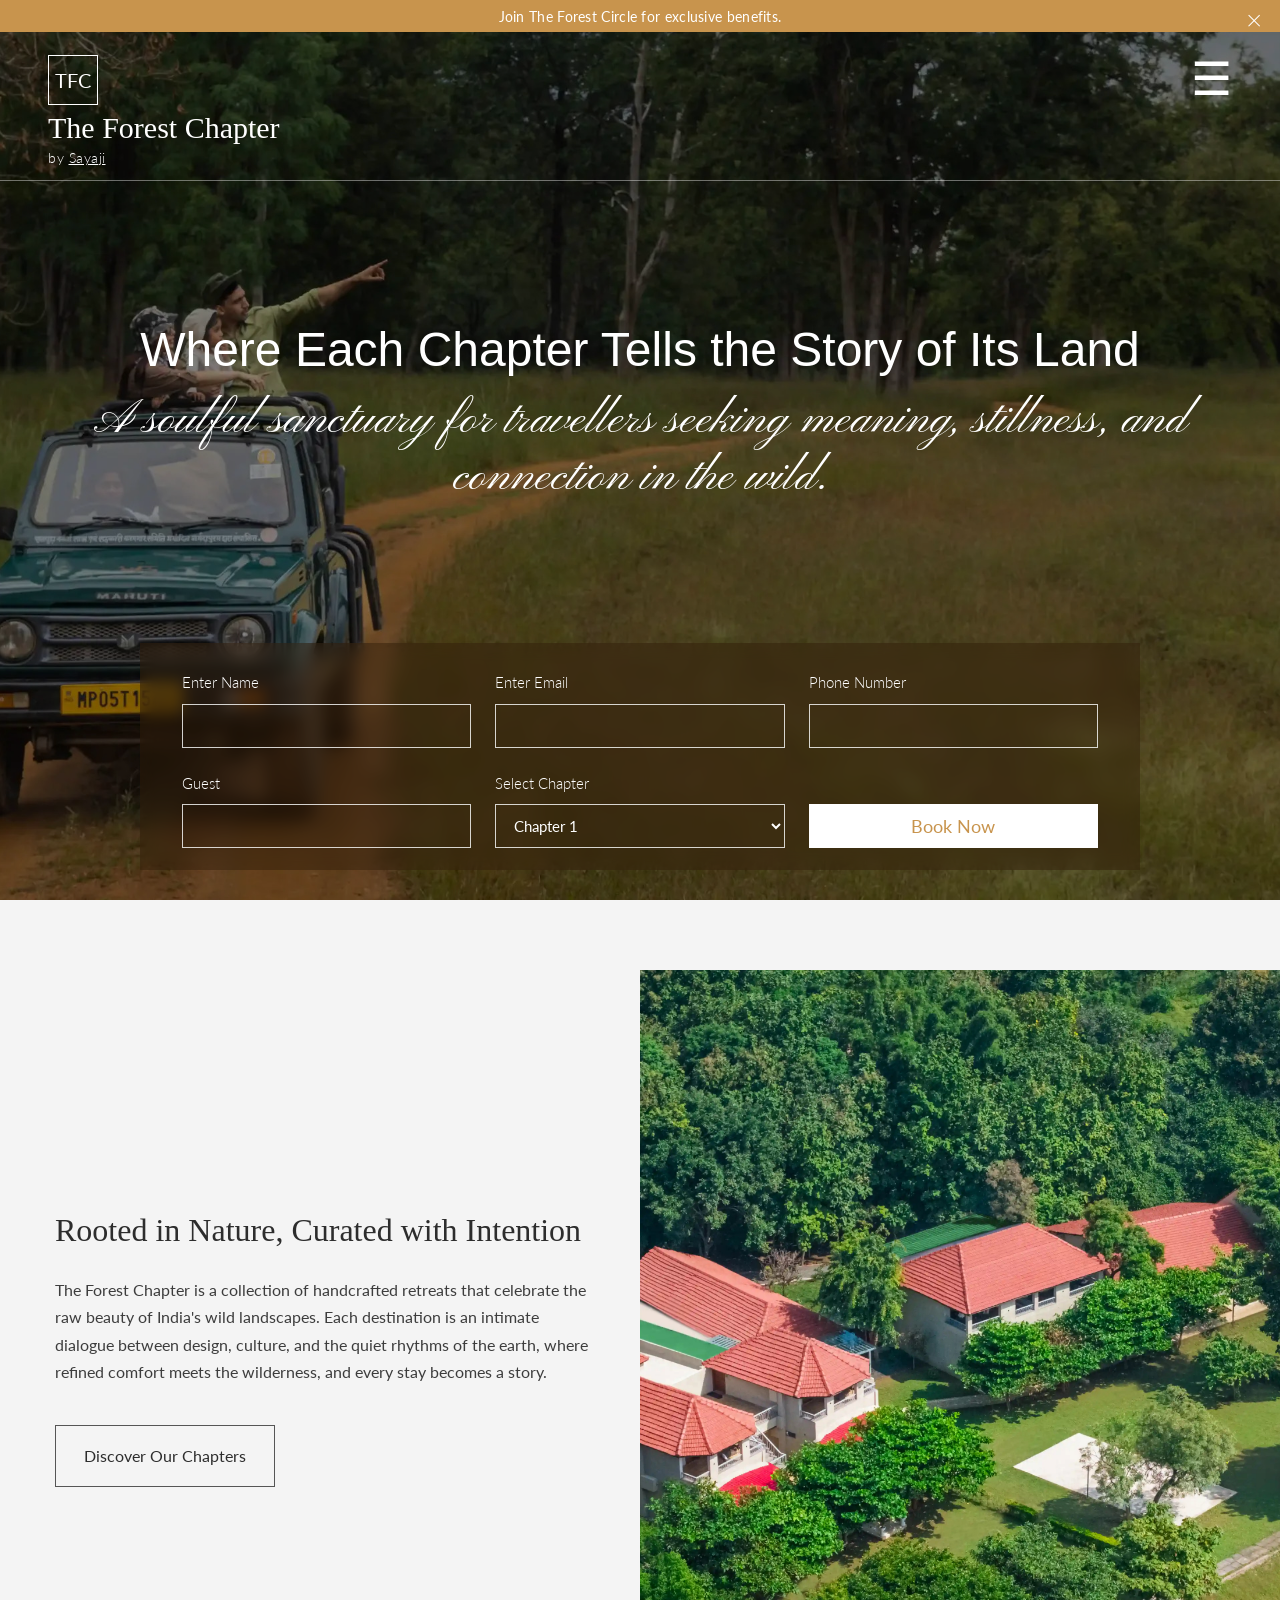
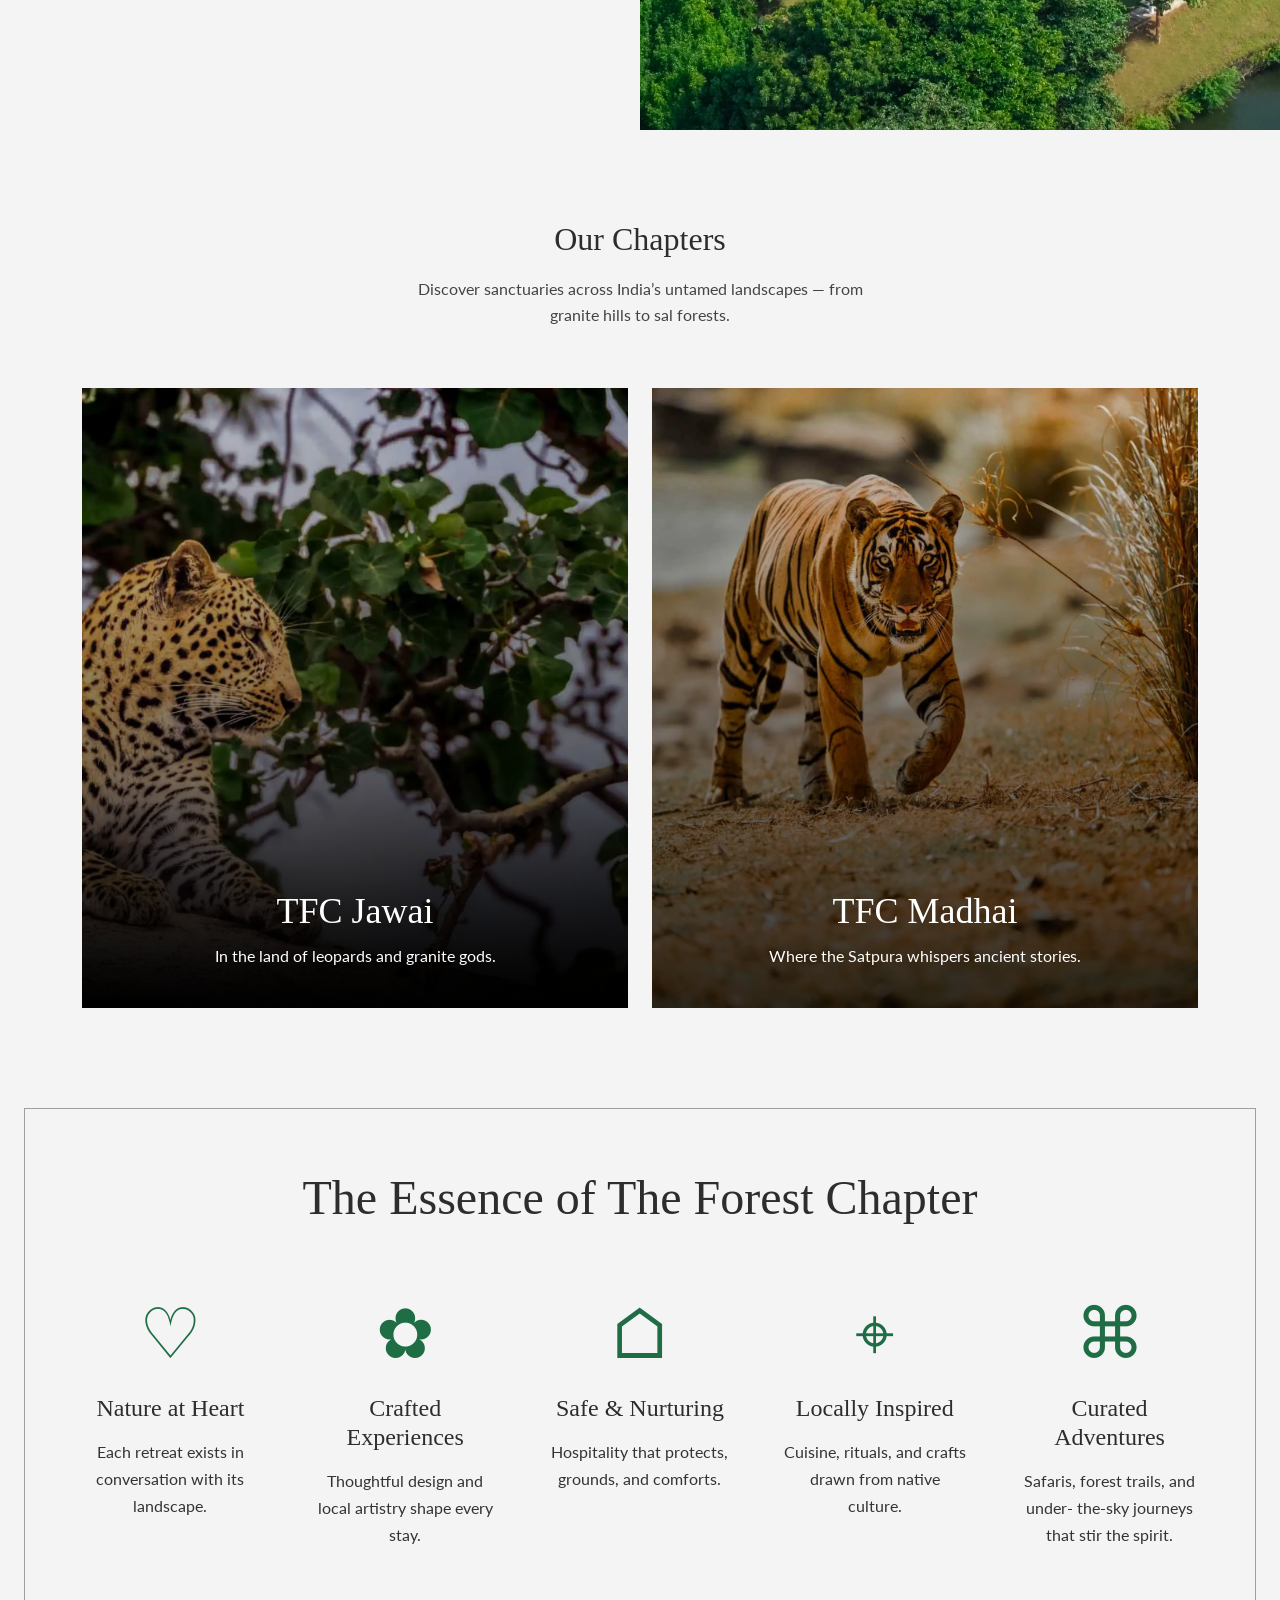
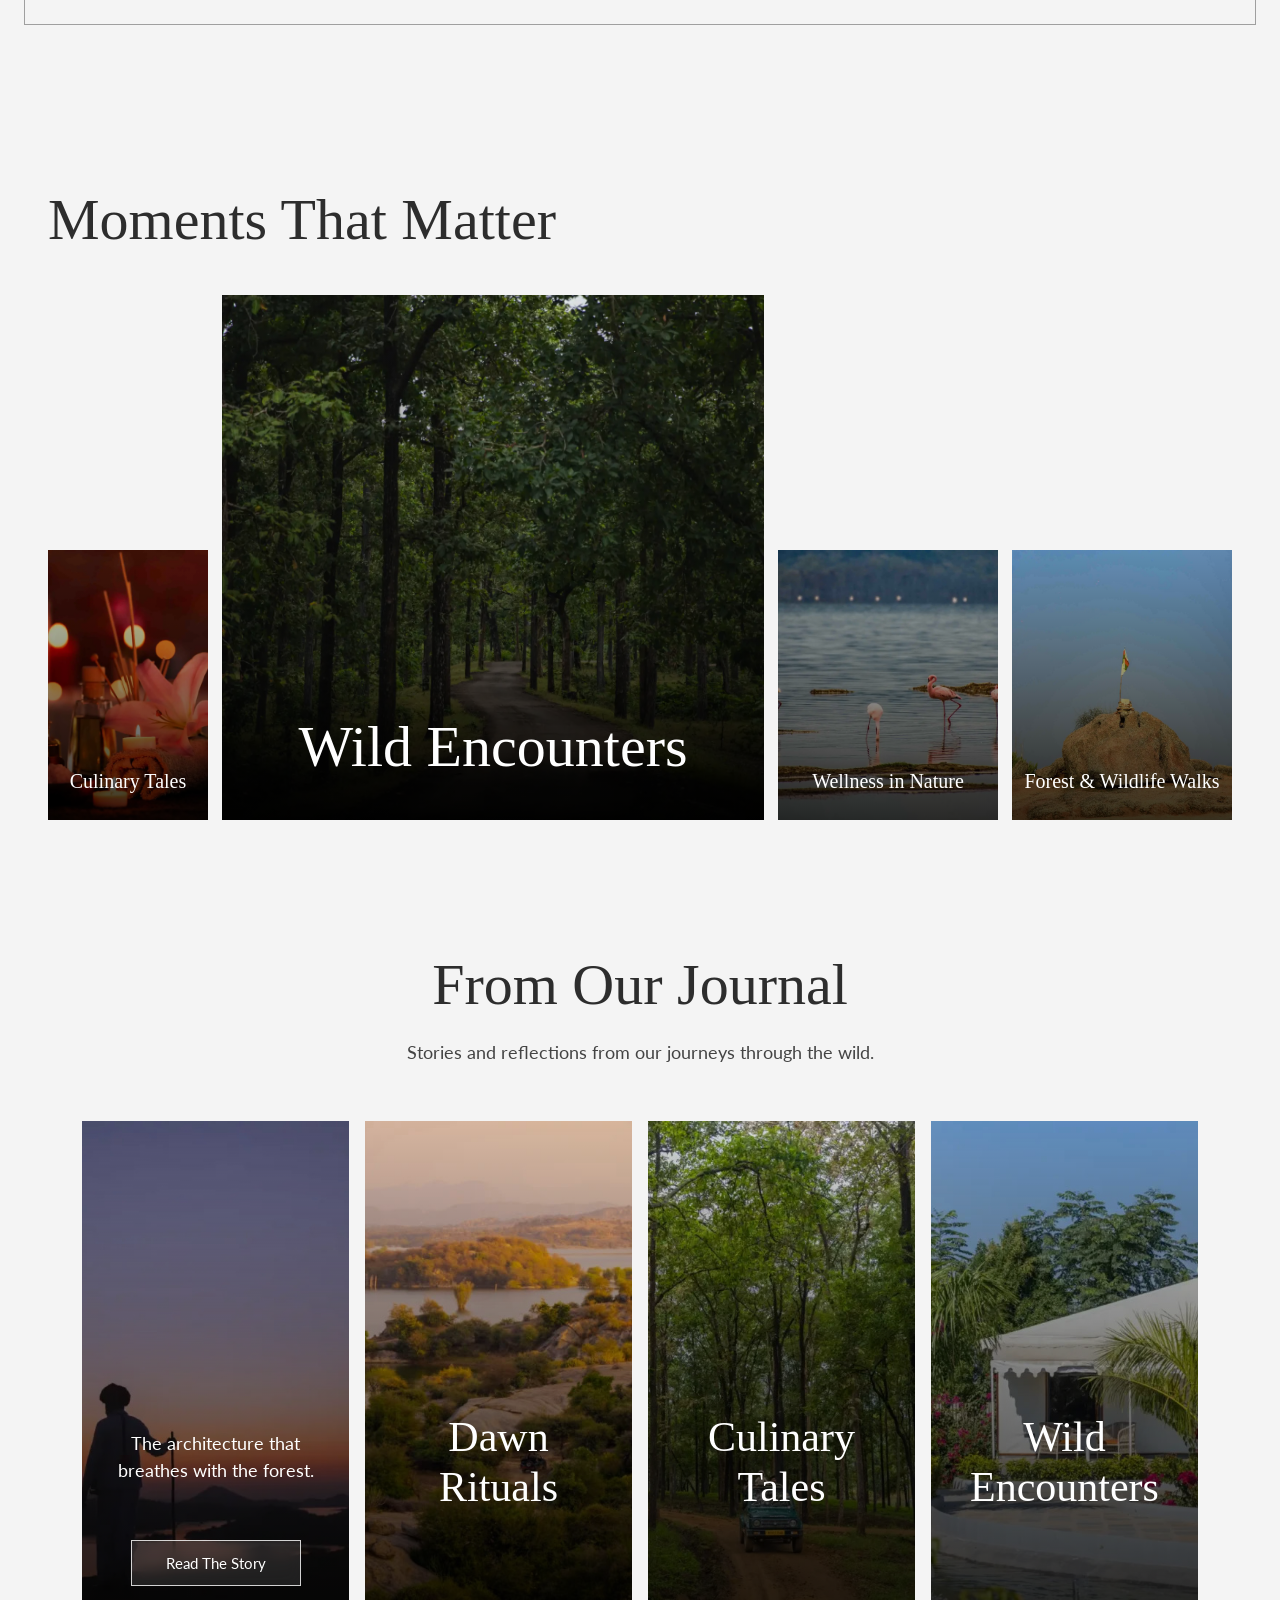
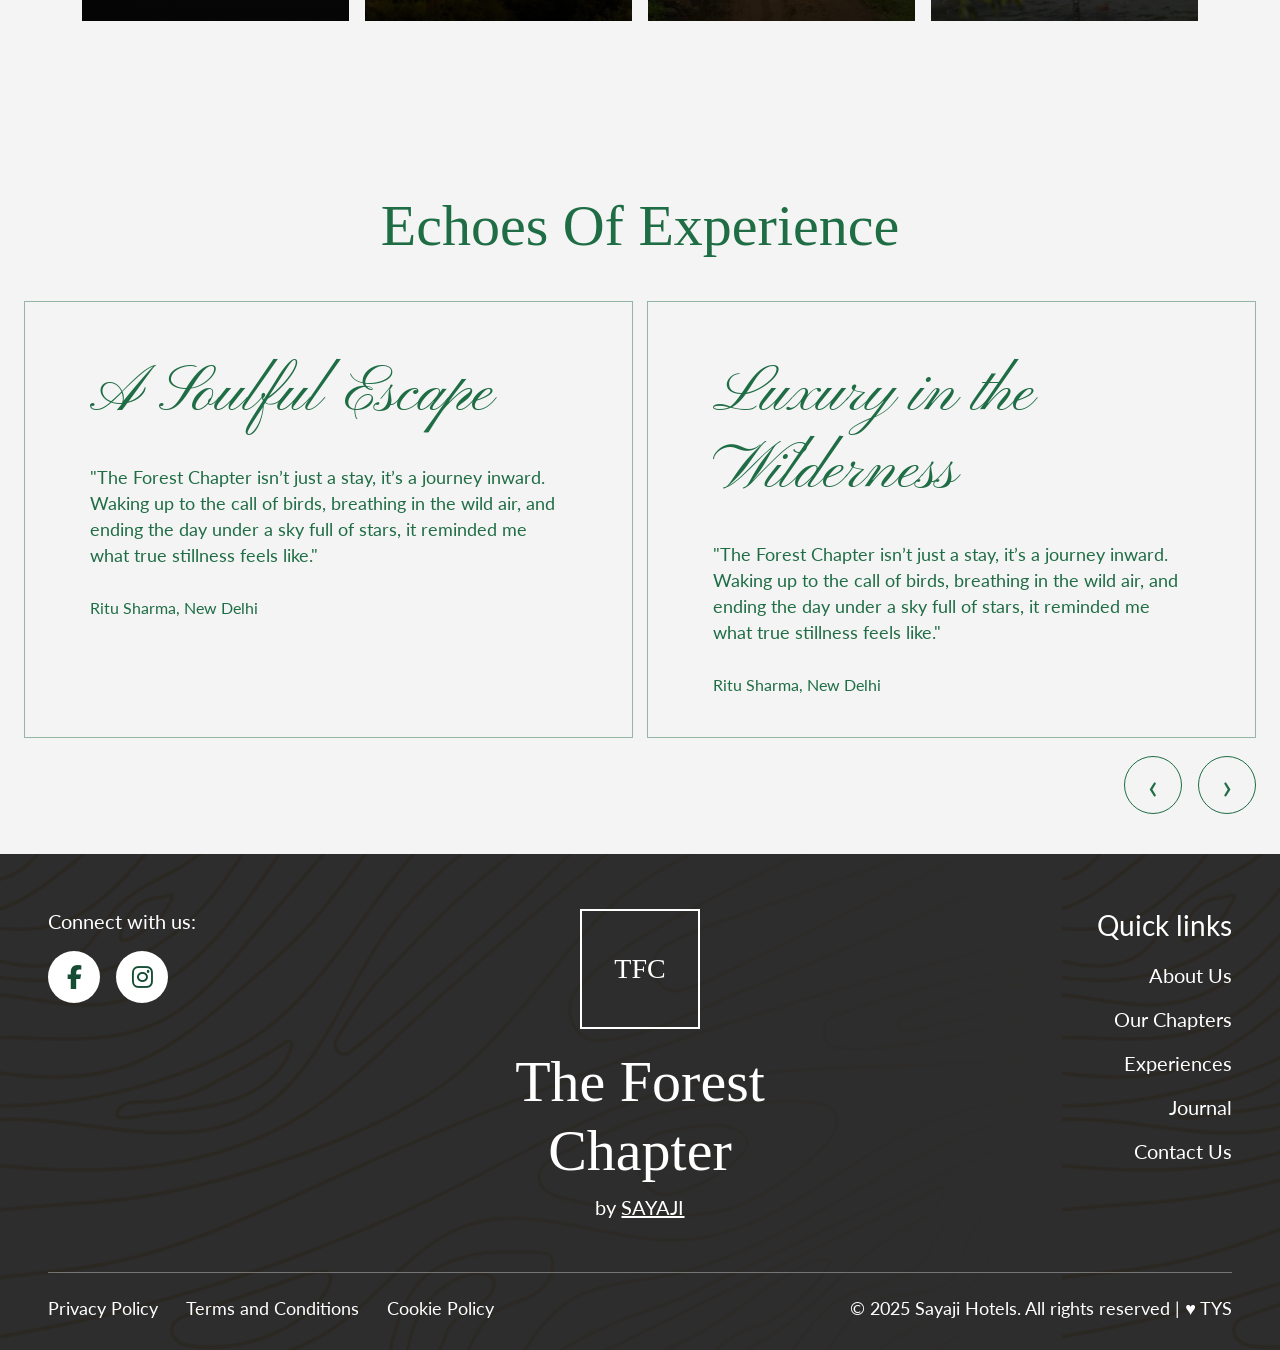
<file: index.html>
<!doctype html>
<html lang="en">

<head>
  <meta charset="UTF-8" />
  <meta name="viewport" content="width=device-width, initial-scale=1.0" />
  <title>The Forest Chapter</title>
  <link href="https://cdn.jsdelivr.net/npm/bootstrap@5.3.3/dist/css/bootstrap.min.css" rel="stylesheet" />
  <link
    href="https://fonts.googleapis.com/css2?family=Cormorant+Garamond:wght@400;500;600&family=Pinyon+Script&family=Montserrat:wght@300;400;500&display=swap"
    rel="stylesheet" />
  <link href="https://fonts.cdnfonts.com/css/tbj-siromi-lite" rel="stylesheet" />
  <link rel="stylesheet" href="https://cdnjs.cloudflare.com/ajax/libs/font-awesome/6.5.1/css/all.min.css" />
  <link href="./css/style.css" rel="stylesheet" />
</head>

<body>
  <!-- HERO SECTION -->
  <section class="hero">
    <!-- TOP STRIP -->
    <div class="top-strip">
      Join The Forest Circle for exclusive benefits.
      <span class="close-btn">&times;</span>
    </div>

    <!-- HEADER -->
    <div class="header">
      <div class="container-fluid px-lg-5 px-3">
        <div class="d-flex justify-content-between align-items-start">
          <!-- LOGO -->
          <div class="logo">
            <div class="logo-box">TFC</div>
            <h3>The Forest Chapter</h3>
            <span>by <u>Sayaji</u></span>
          </div>

          <!-- MENU -->
          <div class="menu">&#9776;</div>
        </div>
      </div>
    </div>

    <!-- LINE -->
    <div class="line"></div>

    <!-- CONTENT -->
    <div class="content">
      <div class="container">
        <h1>Where Each Chapter Tells the Story of Its Land</h1>
        <p>
          A soulful sanctuary for travellers seeking meaning, stillness, and
          connection in the wild.
        </p>
      </div>
    </div>

    <!-- BOOKING BOX -->
    <div class="booking-box">
      <div class="container-fluid">
        <div class="row g-4">
          <div class="col-lg-4 col-md-6">
            <div class="field">
              <label>Enter Name</label>
              <input type="text" />
            </div>
          </div>
          <div class="col-lg-4 col-md-6">
            <div class="field">
              <label>Enter Email</label>
              <input type="email" />
            </div>
          </div>
          <div class="col-lg-4 col-md-6">
            <div class="field">
              <label>Phone Number</label>
              <input type="text" />
            </div>
          </div>
          <div class="col-lg-4 col-md-6">
            <div class="field">
              <label>Guest</label>
              <input type="text" />
            </div>
          </div>
          <div class="col-lg-4 col-md-6">
            <div class="field">
              <label>Select Chapter</label>
              <select>
                <option>Chapter 1</option>
                <option>Chapter 2</option>
              </select>
            </div>
          </div>
          <div class="col-lg-4 col-md-6 d-flex align-items-end">
            <div class="book-btn w-100">
              <button>Book Now</button>
            </div>
          </div>
        </div>
      </div>
    </div>

    <!-- SIDE MENU -->
    <div class="side-menu">
      <div class="close-menu">&times;</div>
      <ul>
        <li><a href="index.html">Home</a></li>
        <li><a href="about.html">About Us</a></li>
        <li><a href="collection.html">Collections</a></li>
        <li><a href="contact.html">Contact</a></li>
      </ul>
    </div>
  </section>

  <!--SECOND SECTION-->
  <section class="nature-section">
    <div class="container-fluid px-lg-0">
      <div class="row align-items-center g-0">
        <!-- LEFT CONTENT -->
        <div class="col-lg-6">
          <div class="nature-content">
            <h2>Rooted in Nature, Curated with Intention</h2>
            <p>
              The Forest Chapter is a collection of handcrafted retreats that
              celebrate the raw beauty of India's wild landscapes. Each
              destination is an intimate dialogue between design, culture, and
              the quiet rhythms of the earth, where refined comfort meets the
              wilderness, and every stay becomes a story.
            </p>
            <a href="#" class="discover-btn"> Discover Our Chapters </a>
          </div>
        </div>

        <!-- RIGHT IMAGE -->
        <div class="col-lg-6">
          <div class="nature-image">
            <img src="./img/madhai-vertical-image.jpg" alt="Nature Resort" />
          </div>
        </div>
      </div>
    </div>
  </section>

  <!--OUR CHAPTERS SECTION-->
  <section class="chapters-section">
    <div class="chapters-bg-shape"></div>
    <div class="container">
      <!-- HEADING -->
      <div class="row justify-content-center">
        <div class="col-lg-5 text-center">
          <div class="chapter-heading">
            <h2>Our Chapters</h2>
            <p>
              Discover sanctuaries across India’s untamed landscapes — from
              granite hills to sal forests.
            </p>
          </div>
        </div>
      </div>

      <!-- CHAPTER CARDS -->
      <div class="row g-4">
        <!-- CARD 1 -->
        <div class="col-lg-6">
          <div class="chapter-card">
            <img src="./img/jawai-banner.jpg" alt="TFC Jawai" />
            <div class="chapter-overlay"></div>
            <div class="chapter-content">
              <a href="#" class="explore-btn"> Explore </a>
              <h3>TFC Jawai</h3>
              <p>In the land of leopards and granite gods.</p>
            </div>
          </div>
        </div>

        <!-- CARD 2 -->
        <div class="col-lg-6">
          <div class="chapter-card">
            <img src="./img/madhai-image-.jpg" alt="TFC Madhai" />
            <div class="chapter-overlay"></div>
            <div class="chapter-content">
              <a href="#" class="explore-btn"> Explore </a>
              <h3>TFC Madhai</h3>
              <p>Where the Satpura whispers ancient stories.</p>
            </div>
          </div>
        </div>
      </div>
    </div>
  </section>

  <!--ESSENCE SECTION-->
  <section class="essence-section">
    <div class="container-fluid px-lg-4 px-3">
      <div class="essence-wrapper">
        <div class="row">
          <div class="col-12 text-center">
            <div class="essence-heading">
              <h2>The Essence of The Forest Chapter</h2>
            </div>
          </div>
        </div>
        <div class="row gy-5 gy-lg-0">
          <!-- ITEM 1-->
          <div class="col-lg col-md-6 col-12">
            <div class="essence-item">
              <div class="essence-icon">♡</div>
              <h3>Nature at Heart</h3>
              <p>Each retreat exists in conversation with its landscape.</p>
            </div>
          </div>

          <!-- ITEM 2 -->
          <div class="col-lg col-md-6 col-12">
            <div class="essence-item">
              <div class="essence-icon">✿</div>
              <h3>Crafted Experiences</h3>
              <p>Thoughtful design and local artistry shape every stay.</p>
            </div>
          </div>

          <!-- ITEM 3 -->
          <div class="col-lg col-md-6 col-12">
            <div class="essence-item">
              <div class="essence-icon">⌂</div>
              <h3>Safe & Nurturing</h3>
              <p>Hospitality that protects, grounds, and comforts.</p>
            </div>
          </div>

          <!-- ITEM 4 -->
          <div class="col-lg col-md-6 col-12">
            <div class="essence-item">
              <div class="essence-icon">⌖</div>
              <h3>Locally Inspired</h3>
              <p>Cuisine, rituals, and crafts drawn from native culture.</p>
            </div>
          </div>

          <!-- ITEM 5 -->
          <div class="col-lg col-md-6 col-12 mx-auto">
            <div class="essence-item">
              <div class="essence-icon">⌘</div>
              <h3>Curated Adventures</h3>
              <p>
                Safaris, forest trails, and under- the-sky journeys that stir
                the spirit.
              </p>
            </div>
          </div>
        </div>
      </div>
    </div>
  </section>

  <!-- MOMENTS SECTION  -->
  <section class="moments-section">
    <div class="moments-shape"></div>
    <div class="container-fluid px-lg-5 px-3">
      <div class="row">
        <div class="col-lg-6">
          <div class="moments-heading">
            <h2>Moments That Matter</h2>
          </div>
        </div>
      </div>
      <div class="moments-gallery">
        <!-- SMALL CARD -->
        <div class="moment-small-card">
          <img src="./img/stories-1.jpg" alt="Culinary Tales" />
          <div class="moment-overlay"></div>
          <div class="moment-title">Culinary Tales</div>
        </div>
        <!-- LARGE CARD -->
        <div class="moment-large-card">
          <img src="./img/stories-2.jpg" alt="Wild Encounters" />
          <div class="moment-overlay"></div>
          <div class="moment-title large-title">Wild Encounters</div>
        </div>
        <!-- SMALL CARD 2 -->
        <div class="moment-small-card">
          <img src="./img/stories-3.jpg" alt="Wellness In Nature" />
          <div class="moment-overlay"></div>
          <div class="moment-title">Wellness in Nature</div>
        </div>
        <!-- SMALL CARD 3 -->
        <div class="moment-small-card">
          <img src="./img/stories-4.jpg" alt="Forest Walks" />
          <div class="moment-overlay"></div>
          <div class="moment-title">Forest & Wildlife Walks</div>
        </div>
      </div>
    </div>
  </section>

  <!--JOURNAL SECTION-->
  <section class="journal-section">
    <div class="container">
      <!-- HEADING -->
      <div class="row justify-content-center">
        <div class="col-lg-6 text-center">
          <div class="journal-heading">
            <h2>From Our Journal</h2>
            <p>Stories and reflections from our journeys through the wild.</p>
          </div>
        </div>
      </div>
      <!-- JOURNAL CARDS -->
      <div class="row g-3">
        <!-- CARD 1 -->
        <div class="col-lg-3 col-md-6">
          <div class="journal-card active-card">
            <img src="./img/Image1.jpg" alt="Architecture" />
            <div class="journal-overlay"></div>
            <div class="journal-content">
              <p class="journal-desc">
                The architecture that breathes with the forest.
              </p>
              <a href="#" class="journal-btn"> Read The Story </a>
            </div>
          </div>
        </div>
        <!-- CARD 2 -->
        <div class="col-lg-3 col-md-6">
          <div class="journal-card">
            <img src="./img/Image2.jpg" alt="Dawn Rituals" />
            <div class="journal-overlay"></div>
            <div class="journal-content">
              <h3>Dawn Rituals</h3>
              <a href="#" class="journal-btn"> Read The Story </a>
            </div>
          </div>
        </div>
        <!-- CARD 3 -->
        <div class="col-lg-3 col-md-6">
          <div class="journal-card">
            <img src="./img/Image3.jpg" alt="Culinary Tales" />
            <div class="journal-overlay"></div>
            <div class="journal-content">
              <h3>Culinary Tales</h3>
              <a href="#" class="journal-btn"> Read The Story </a>
            </div>
          </div>
        </div>
        <!-- CARD 4 -->
        <div class="col-lg-3 col-md-6">
          <div class="journal-card">
            <img src="./img/Image4.jpg" alt="Wild Encounters" />
            <div class="journal-overlay"></div>
            <div class="journal-content">
              <h3>Wild Encounters</h3>
              <a href="#" class="journal-btn"> Read The Story </a>
            </div>
          </div>
        </div>
      </div>
    </div>
  </section>

  <section class="experience-section">
    <div class="container-fluid px-lg-4 px-3">
      <!-- HEADING -->
      <div class="row">
        <div class="col-12 text-center">
          <div class="experience-heading">
            <h2>Echoes Of Experience</h2>
          </div>
        </div>
      </div>
      <div class="experience-wrapper">
        <!-- CARD 1 -->
        <div class="experience-card">
          <h3>A Soulful Escape</h3>
          <p class="experience-text">
            "The Forest Chapter isn’t just a stay, it’s a journey inward.
            Waking up to the call of birds, breathing in the wild air, and
            ending the day under a sky full of stars, it reminded me what true
            stillness feels like."
          </p>
          <span class="experience-name"> Ritu Sharma, New Delhi </span>
        </div>
        <!-- CARD 2 -->
        <div class="experience-card">
          <h3>Luxury in the Wilderness</h3>
          <p class="experience-text">
            "The Forest Chapter isn’t just a stay, it’s a journey inward.
            Waking up to the call of birds, breathing in the wild air, and
            ending the day under a sky full of stars, it reminded me what true
            stillness feels like."
          </p>
          <span class="experience-name"> Ritu Sharma, New Delhi </span>
        </div>
      </div>
      <!-- ARROWS -->
      <div class="experience-arrows">
        <button class="experience-arrow">&#8249;</button>
        <button class="experience-arrow">&#8250;</button>
      </div>
    </div>
  </section>

  <!--FOOTER SECTION-->
  <footer class="footer-section">
    <div class="footer-shape"></div>
    <div class="container-fluid px-lg-5 px-4">
      <div class="row align-items-start">
        <div class="col-lg-4 col-md-4">
          <div class="footer-social">
            <h4>Connect with us:</h4>
            <div class="social-icons">
              <a href="#">
                <i class="fa-brands fa-facebook-f"></i>
              </a>
              <a href="#">
                <i class="fa-brands fa-instagram"></i>
              </a>
            </div>
          </div>
        </div>
        <div class="col-lg-4 col-md-4 text-center">
          <div class="footer-logo">
            <div class="footer-logo-box">TFC</div>
            <h2>The Forest Chapter</h2>
            <span>by <u>SAYAJI</u></span>
          </div>
        </div>
        <div class="col-lg-4 col-md-4">
          <div class="footer-links">
            <h4>Quick links</h4>
            <ul>
              <li><a href="#">About Us</a></li>
              <li><a href="#">Our Chapters</a></li>
              <li><a href="#">Experiences</a></li>
              <li><a href="#">Journal</a></li>
              <li><a href="#">Contact Us</a></li>
            </ul>
          </div>
        </div>
      </div>
      <div class="footer-line"></div>
      <div class="footer-bottom">
        <div class="footer-policy">
          <a href="#">Privacy Policy</a>
          <a href="#">Terms and Conditions</a>
          <a href="#">Cookie Policy</a>
        </div>
        <div class="footer-copy">
          © 2025 Sayaji Hotels. All rights reserved | ♥ TYS
        </div>
      </div>
    </div>
  </footer>
  <script src="https://cdn.jsdelivr.net/npm/bootstrap@5.3.3/dist/js/bootstrap.bundle.min.js"></script>
  <script src="index.js"></script>
</body>

</html>
</file>
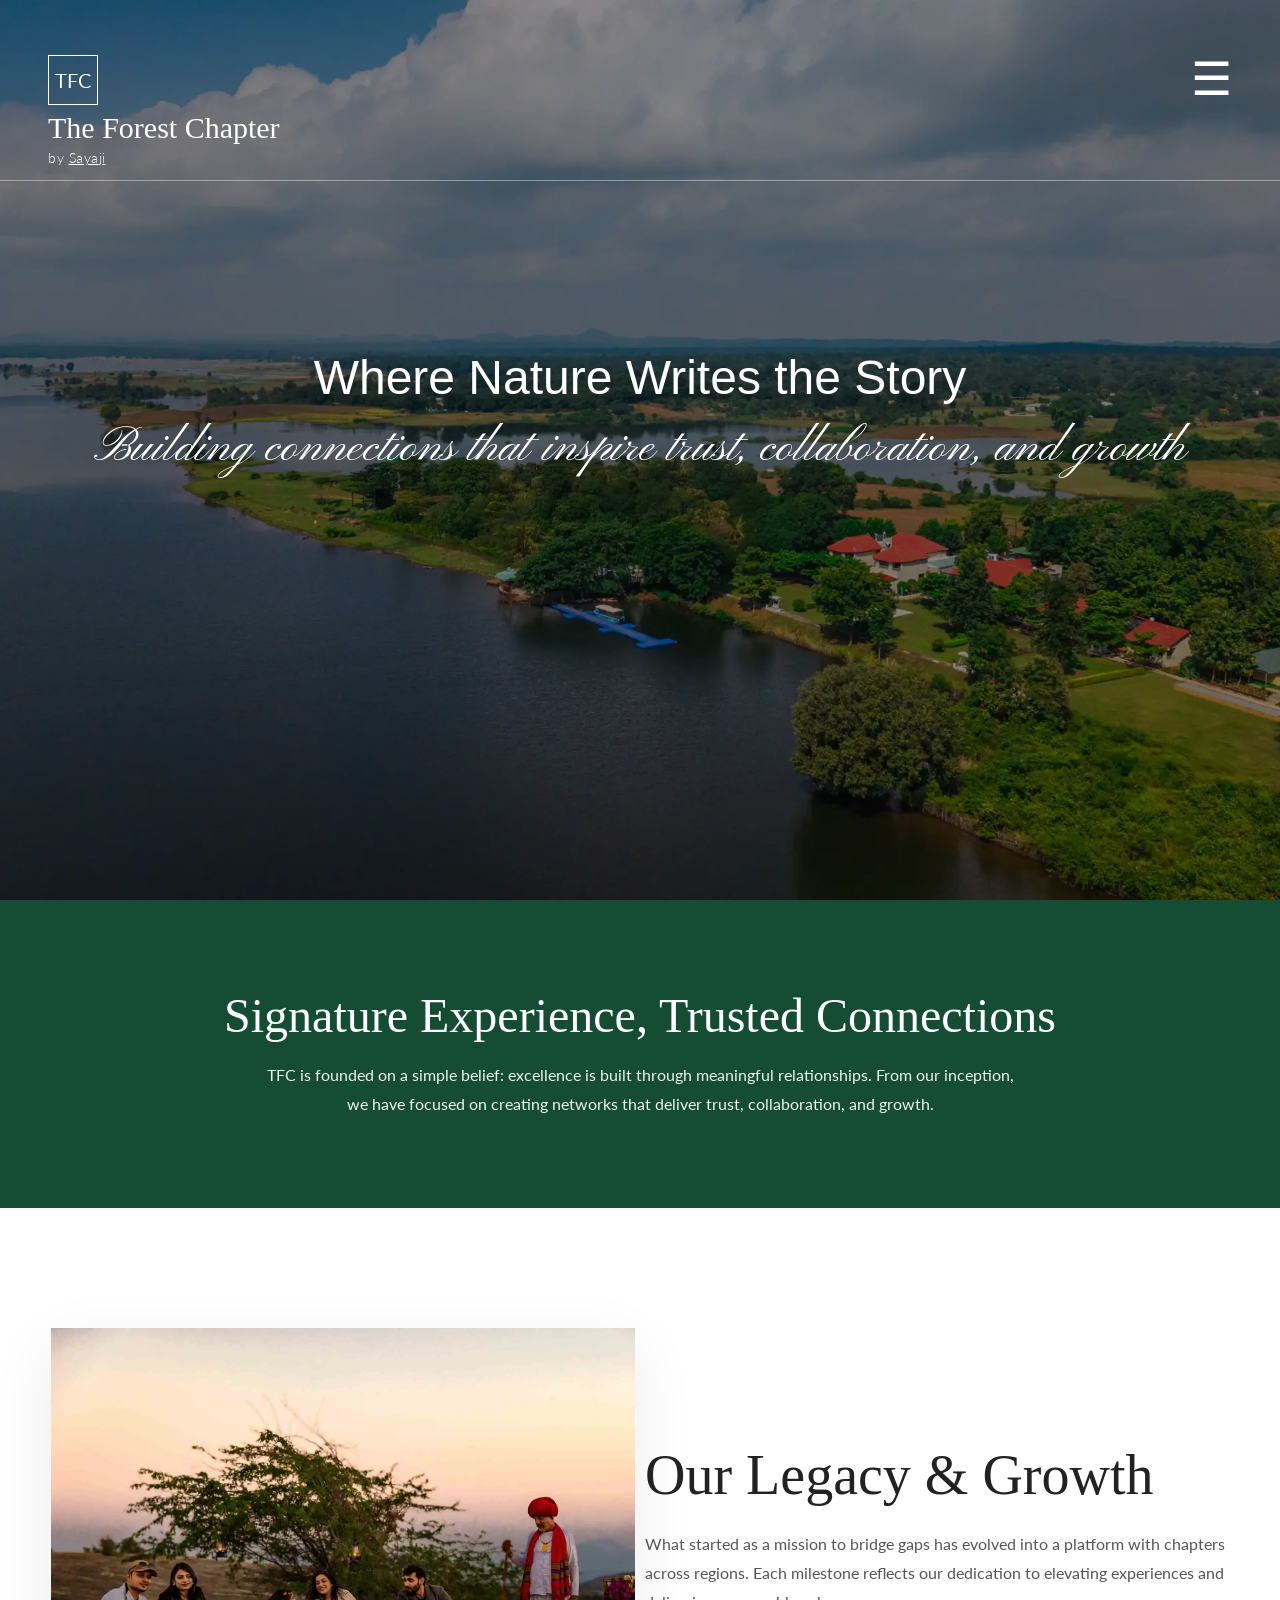
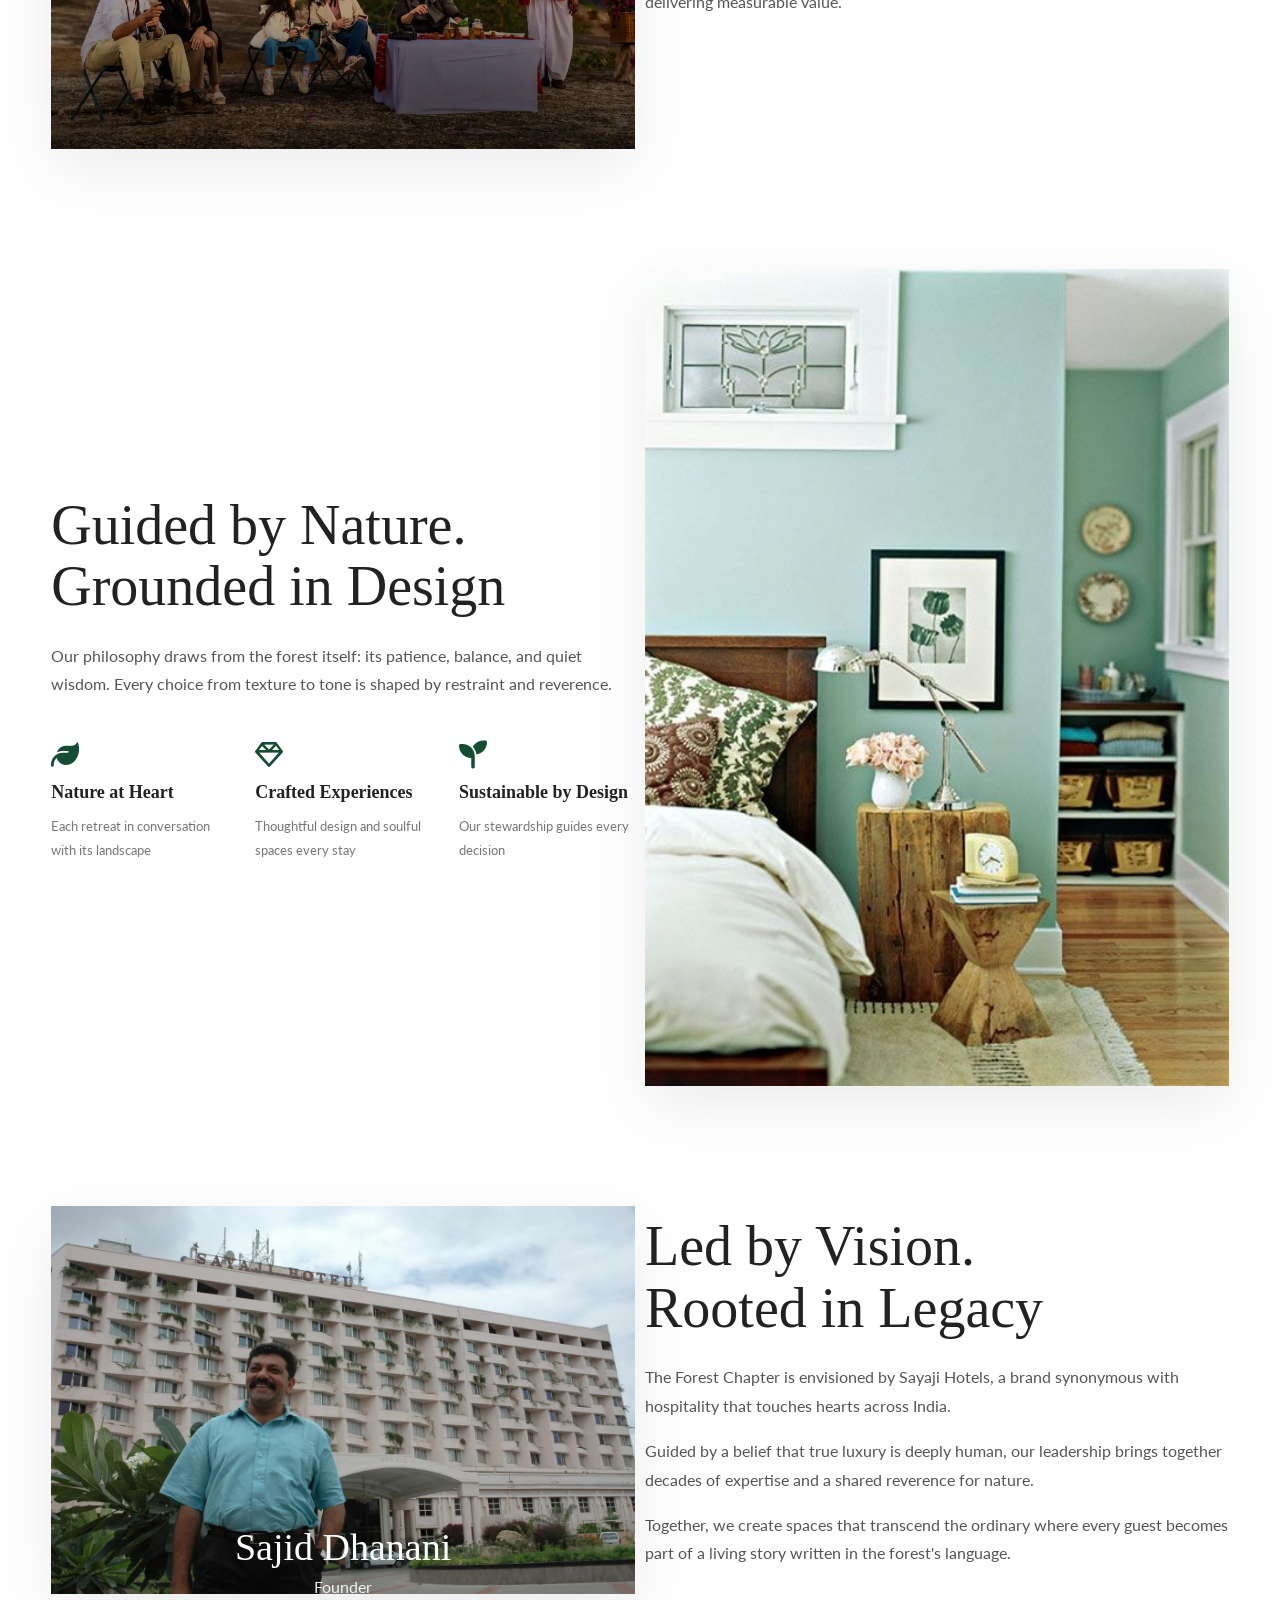
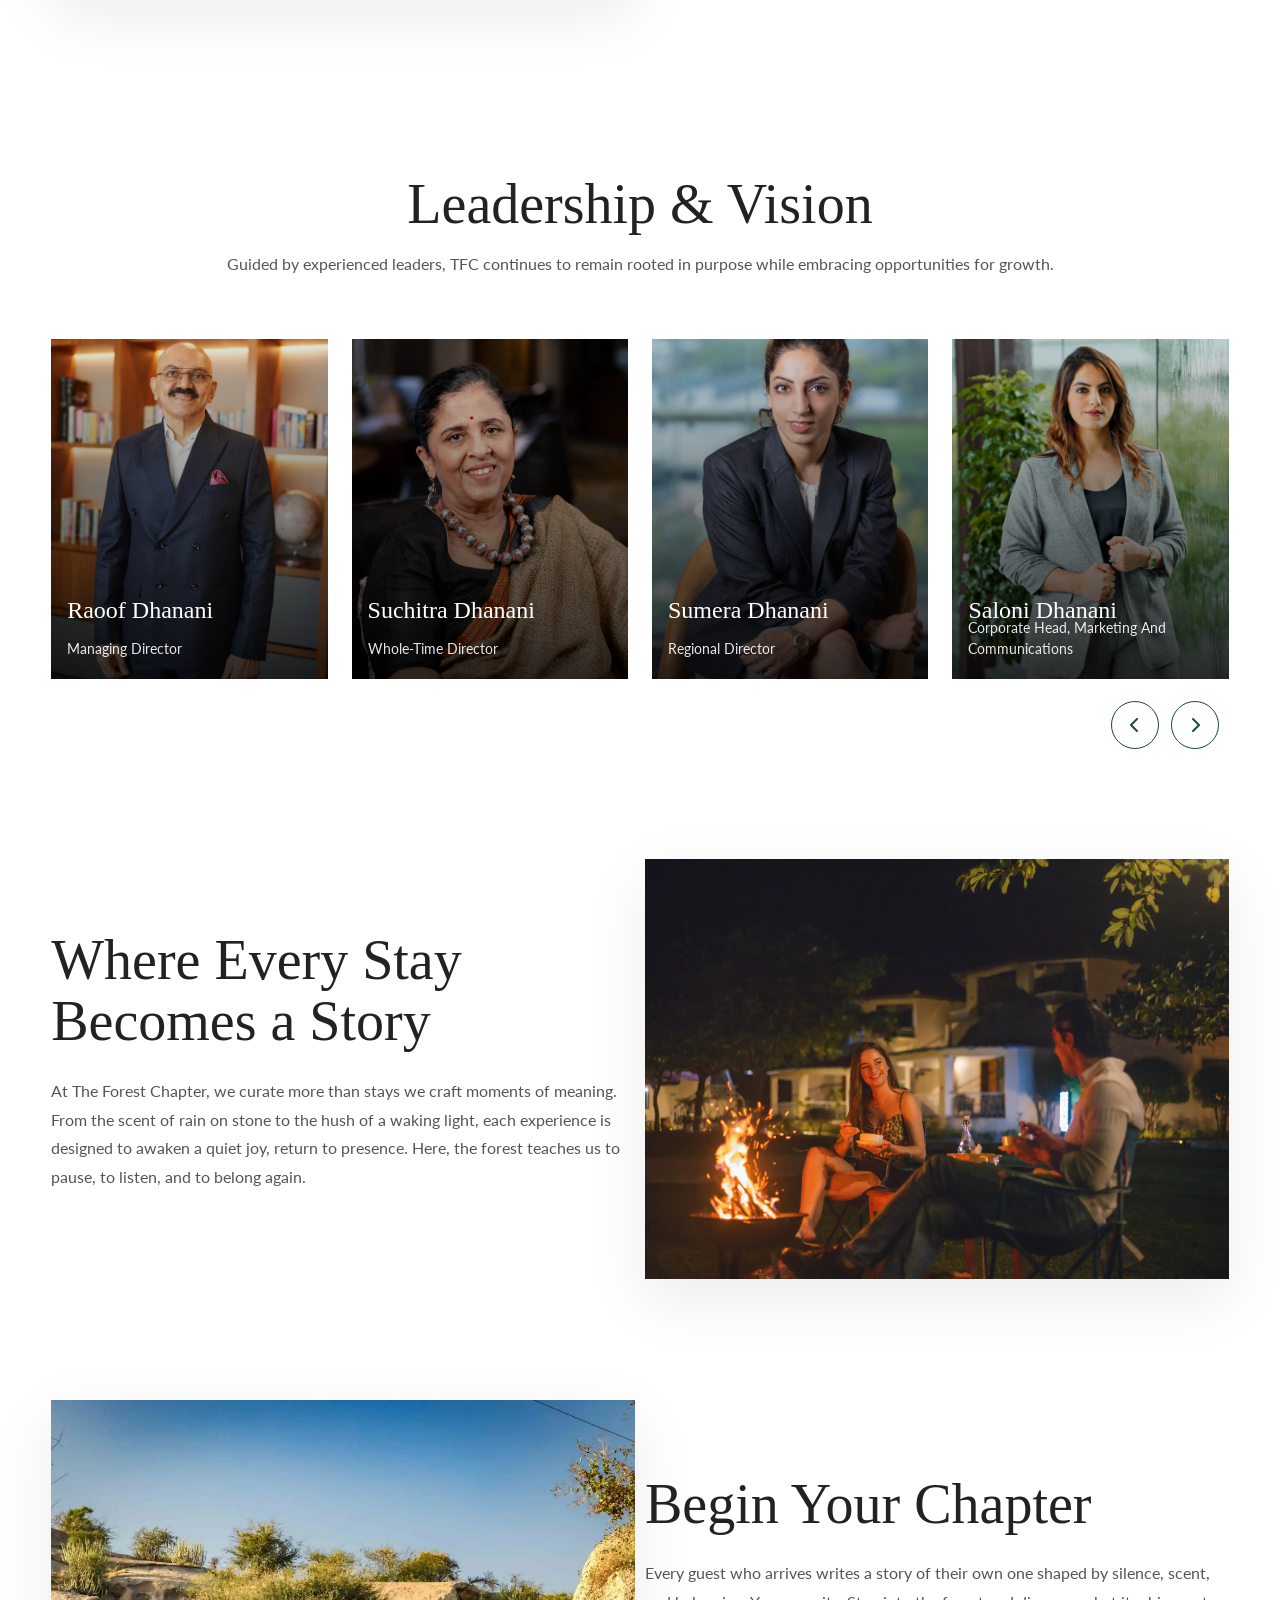
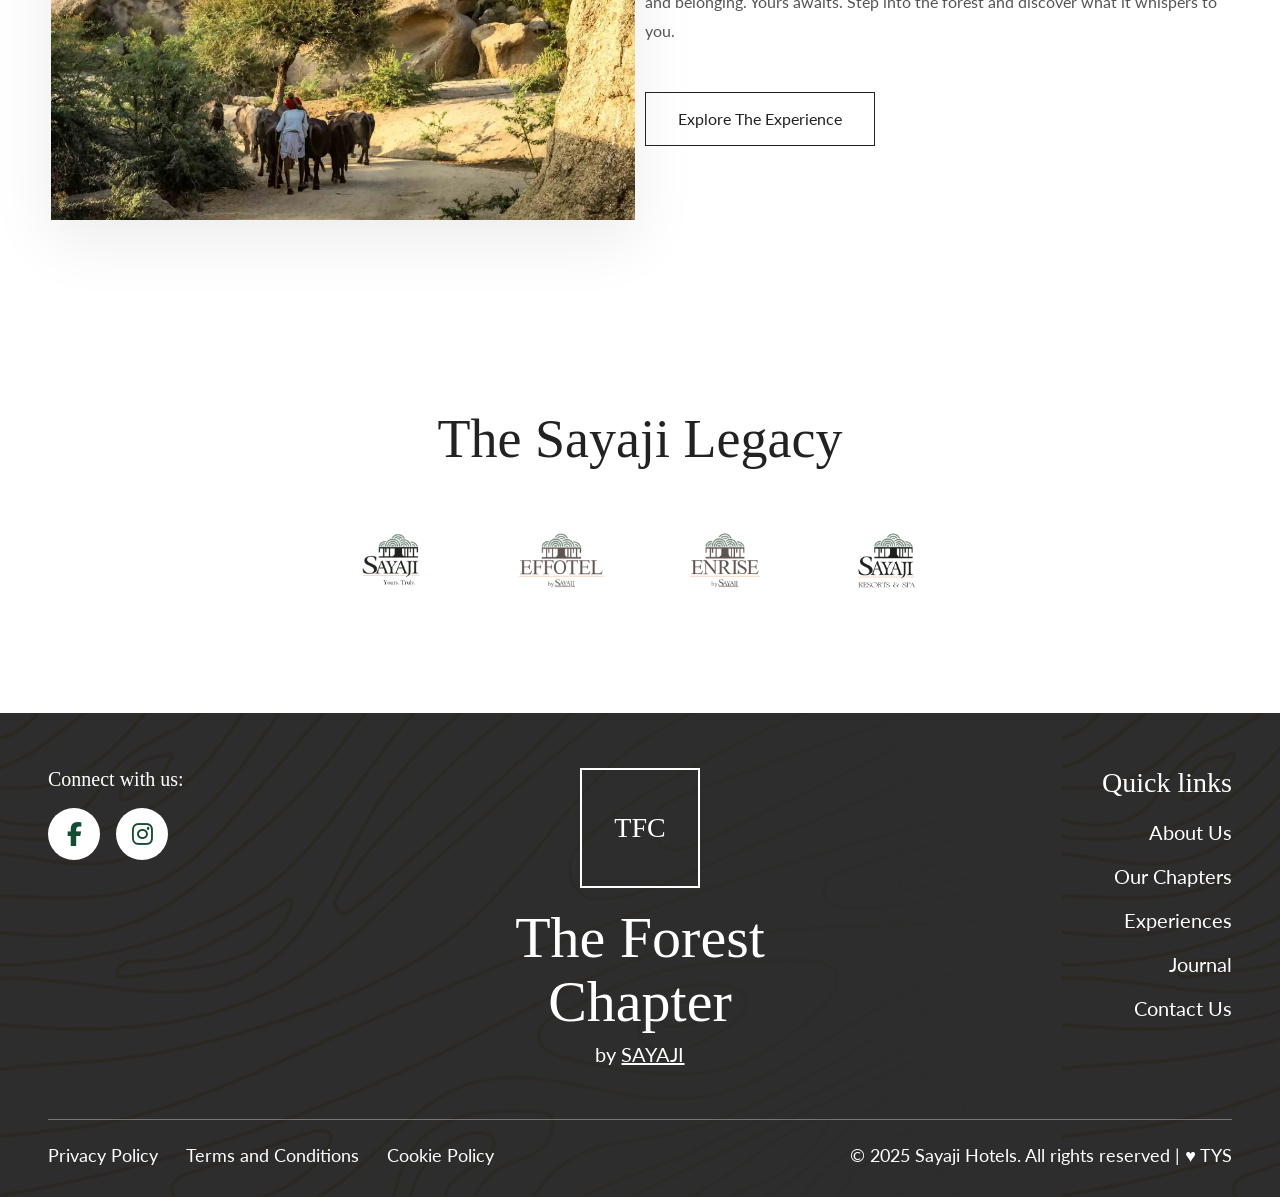
<file: about.html>
<!doctype html>
<html lang="en">

<head>
  <meta charset="UTF-8" />
  <meta name="viewport" content="width=device-width, initial-scale=1.0" />
  <title>About Us</title>
  <link href="https://cdn.jsdelivr.net/npm/bootstrap@5.3.3/dist/css/bootstrap.min.css" rel="stylesheet" />
  <link
    href="https://fonts.googleapis.com/css2?family=Cormorant+Garamond:wght@400;500;600&family=Pinyon+Script&family=Montserrat:wght@300;400;500&display=swap"
    rel="stylesheet" />
  <link rel="stylesheet" href="https://cdnjs.cloudflare.com/ajax/libs/font-awesome/6.5.1/css/all.min.css" />
  <link href="./css/style.css" rel="stylesheet" />
  <link href="./css/about.css" rel="stylesheet" />
</head>

<body>
  <!-- HERO SECTION -->
  <section class="hero">
    <!-- HEADER -->
    <div class="header">
      <div class="container-fluid px-lg-5 px-3">
        <div class="d-flex justify-content-between align-items-start">
          <!-- LOGO -->
          <div class="logo">
            <div class="logo-box">TFC</div>
            <h3>The Forest Chapter</h3>
            <span>by <u>Sayaji</u></span>
          </div>
          <!-- MENU -->
          <div class="menu">&#9776;</div>
        </div>
      </div>
    </div>

    <!-- LINE -->
    <div class="line"></div>
    <!-- CONTENT -->
    <div class="content">
      <div class="container">
        <h1>Where Nature Writes the Story</h1>
        <p>
          Building connections that inspire trust, collaboration, and growth
        </p>
      </div>
    </div>

    <!-- SIDE MENU -->
    <div class="side-menu">
      <div class="close-menu">&times;</div>
      <ul>
        <li><a href="index.html">Home</a></li>
        <li><a href="about.html">About Us</a></li>
        <li><a href="collection.html">Collections</a></li>
        <li><a href="contact.html">Contact</a></li>
      </ul>
    </div>
  </section>

  <!-- SIGNATURE -->
  <section class="signature">
    <div class="container-sm">
      <h2>Signature Experience, Trusted Connections</h2>
      <p>
        TFC is founded on a simple belief: excellence is built through
        meaningful relationships. From our inception, we have focused on
        creating networks that deliver trust, collaboration, and growth.
      </p>
    </div>
  </section>

  <!-- Section -->
  <section class="split-section" id="legacy">
    <div class="split-image">
      <img src="./img/about-us-image.jpg" alt="People gathering" />
    </div>
    <div class="split-content">
      <h2>Our Legacy &amp; Growth</h2>
      <p>
        What started as a mission to bridge gaps has evolved into a platform
        with chapters across regions. Each milestone reflects our dedication
        to elevating experiences and delivering measurable value.
      </p>
    </div>
  </section>
  <section class="split-section guided-section" id="guided">
    <div class="split-content">
      <h2>
        Guided by Nature.<br />
        Grounded in Design
      </h2>
      <p>
        Our philosophy draws from the forest itself: its patience, balance,
        and quiet wisdom. Every choice from texture to tone is shaped by
        restraint and reverence.
      </p>
      <div class="features">
        <div class="feature">
          <i class="fa-solid fa-leaf"></i>
          <h4>Nature at Heart</h4>
          <span> Each retreat in conversation with its landscape </span>
        </div>
        <div class="feature">
          <i class="fa-regular fa-gem"></i>
          <h4>Crafted Experiences</h4>
          <span> Thoughtful design and soulful spaces every stay </span>
        </div>
        <div class="feature">
          <i class="fa-solid fa-seedling"></i>
          <h4>Sustainable by Design</h4>
          <span> Our stewardship guides every decision </span>
        </div>
      </div>
    </div>
    <div class="split-image">
      <img src="./img/room.jpg" alt="Luxury Room" />
    </div>
  </section>

  <!--Section-->
  <section class="split-section founder-section">
    <div class="split-image founder-image">
      <img src="./img/Sajid.jpg" alt="Founder" />
      <div class="founder-name">
        <h3>Sajid Dhanani</h3>
        <span>Founder</span>
      </div>
    </div>
    <div class="split-content">
      <h2>
        Led by Vision.<br />
        Rooted in Legacy
      </h2>
      <p>
        The Forest Chapter is envisioned by Sayaji Hotels, a brand synonymous
        with hospitality that touches hearts across India.
      </p>
      <p>
        Guided by a belief that true luxury is deeply human, our leadership
        brings together decades of expertise and a shared reverence for
        nature.
      </p>
      <p>
        Together, we create spaces that transcend the ordinary where every
        guest becomes part of a living story written in the forest's language.
      </p>
    </div>
  </section>

  <!-- Section -->
  <section class="leadership" id="vision">
    <div class="section-title">
      <h2>Leadership &amp; Vision</h2>
      <p>
        Guided by experienced leaders, TFC continues to remain rooted in
        purpose while embracing opportunities for growth.
      </p>
    </div>
    <div class="carousel-wrapper">
      <button class="carousel-btn prev" id="prevBtn">
        <i class="fa-solid fa-chevron-left"></i>
      </button>
      <div class="leadership-grid" id="leadershipGrid">
        <!-- CARD -->
        <div class="leader-card">
          <img src="./img/Raoof.jpg" alt="" />
          <h3>Raoof Dhanani</h3>
          <span>Managing Director</span>
        </div>
        <!-- CARD -->
        <div class="leader-card">
          <img src="./img/Suchitra.jpg" alt="" />
          <h3>Suchitra Dhanani</h3>
          <span>Whole-Time Director</span>
        </div>
        <!-- CARD -->
        <div class="leader-card">
          <img src="./img/Sumera.jpg" alt="" />
          <h3>Sumera Dhanani</h3>
          <span>Regional Director</span>
        </div>
        <!-- CARD -->
        <div class="leader-card">
          <img src="./img/Saba.jpg" alt="" />
          <h3>Saloni Dhanani</h3>
          <span> Corporate Head, Marketing And Communications </span>
        </div>
      </div>
      <button class="carousel-btn next" id="nextBtn">
        <i class="fa-solid fa-chevron-right"></i>
      </button>
    </div>
  </section>

  <!-- Section -->
  <section class="split-section" id="story">
    <div class="split-content">
      <h2>Where Every Stay Becomes a Story</h2>
      <p>
        At The Forest Chapter, we curate more than stays we craft moments of
        meaning. From the scent of rain on stone to the hush of a waking
        light, each experience is designed to awaken a quiet joy, return to
        presence. Here, the forest teaches us to pause, to listen, and to
        belong again.
      </p>
    </div>
    <div class="split-image">
      <img src="./img/night-image.jpg" alt="Campfire" />
    </div>
  </section>

  <!-- Section -->
  <section class="split-section">
    <div class="split-image">
      <img src="./img/desert-new.jpg" alt="Nature" />
    </div>
    <div class="split-content">
      <h2>Begin Your Chapter</h2>
      <p>
        Every guest who arrives writes a story of their own one shaped by
        silence, scent, and belonging. Yours awaits. Step into the forest and
        discover what it whispers to you.
      </p>
      <a href="#" class="btn-outline"> Explore The Experience </a>
    </div>
  </section>

  <!-- Section -->
  <section class="brands">
    <h2>The Sayaji Legacy</h2>
    <div class="brand-logos">
      <div class="brand-logo">
        <img src="./img/sayaji.jpg" alt="Nature" />
      </div>
      <div class="brand-logo">
        <img src="./img/effotel.jpg" alt="Nature" />
      </div>
      <div class="brand-logo">
        <img src="./img/enrise.jpg" alt="Nature" />
      </div>
      <div class="brand-logo">
        <img src="./img/sayaji-resort.jpg" alt="Nature" />
      </div>
    </div>
  </section>

  <!--FOOTER SECTION-->
  <footer class="footer-section">
    <div class="footer-shape"></div>
    <div class="container-fluid px-lg-5 px-4">
      <div class="row align-items-start">
        <div class="col-lg-4 col-md-4">
          <div class="footer-social">
            <h4>Connect with us:</h4>
            <div class="social-icons">
              <a href="#">
                <i class="fab fa-facebook-f"></i>
              </a>
              <a href="#">
                <i class="fab fa-instagram"></i>
              </a>
            </div>
          </div>
        </div>
        <div class="col-lg-4 col-md-4 text-center">
          <div class="footer-logo">
            <div class="footer-logo-box">TFC</div>
            <h2>The Forest Chapter</h2>
            <span>by <u>SAYAJI</u></span>
          </div>
        </div>
        <div class="col-lg-4 col-md-4">
          <div class="footer-links">
            <h4>Quick links</h4>
            <ul>
              <li><a href="#">About Us</a></li>
              <li><a href="#">Our Chapters</a></li>
              <li><a href="#">Experiences</a></li>
              <li><a href="#">Journal</a></li>
              <li><a href="#">Contact Us</a></li>
            </ul>
          </div>
        </div>
      </div>
      <div class="footer-line"></div>
      <div class="footer-bottom">
        <div class="footer-policy">
          <a href="#">Privacy Policy</a>
          <a href="#">Terms and Conditions</a>
          <a href="#">Cookie Policy</a>
        </div>
        <div class="footer-copy">
          © 2025 Sayaji Hotels. All rights reserved | ♥ TYS
        </div>
      </div>
    </div>
  </footer>
  <script src="https://cdn.jsdelivr.net/npm/bootstrap@5.3.3/dist/js/bootstrap.bundle.min.js"></script>
  <script src="index.js"></script>
</body>

</html>
</file>
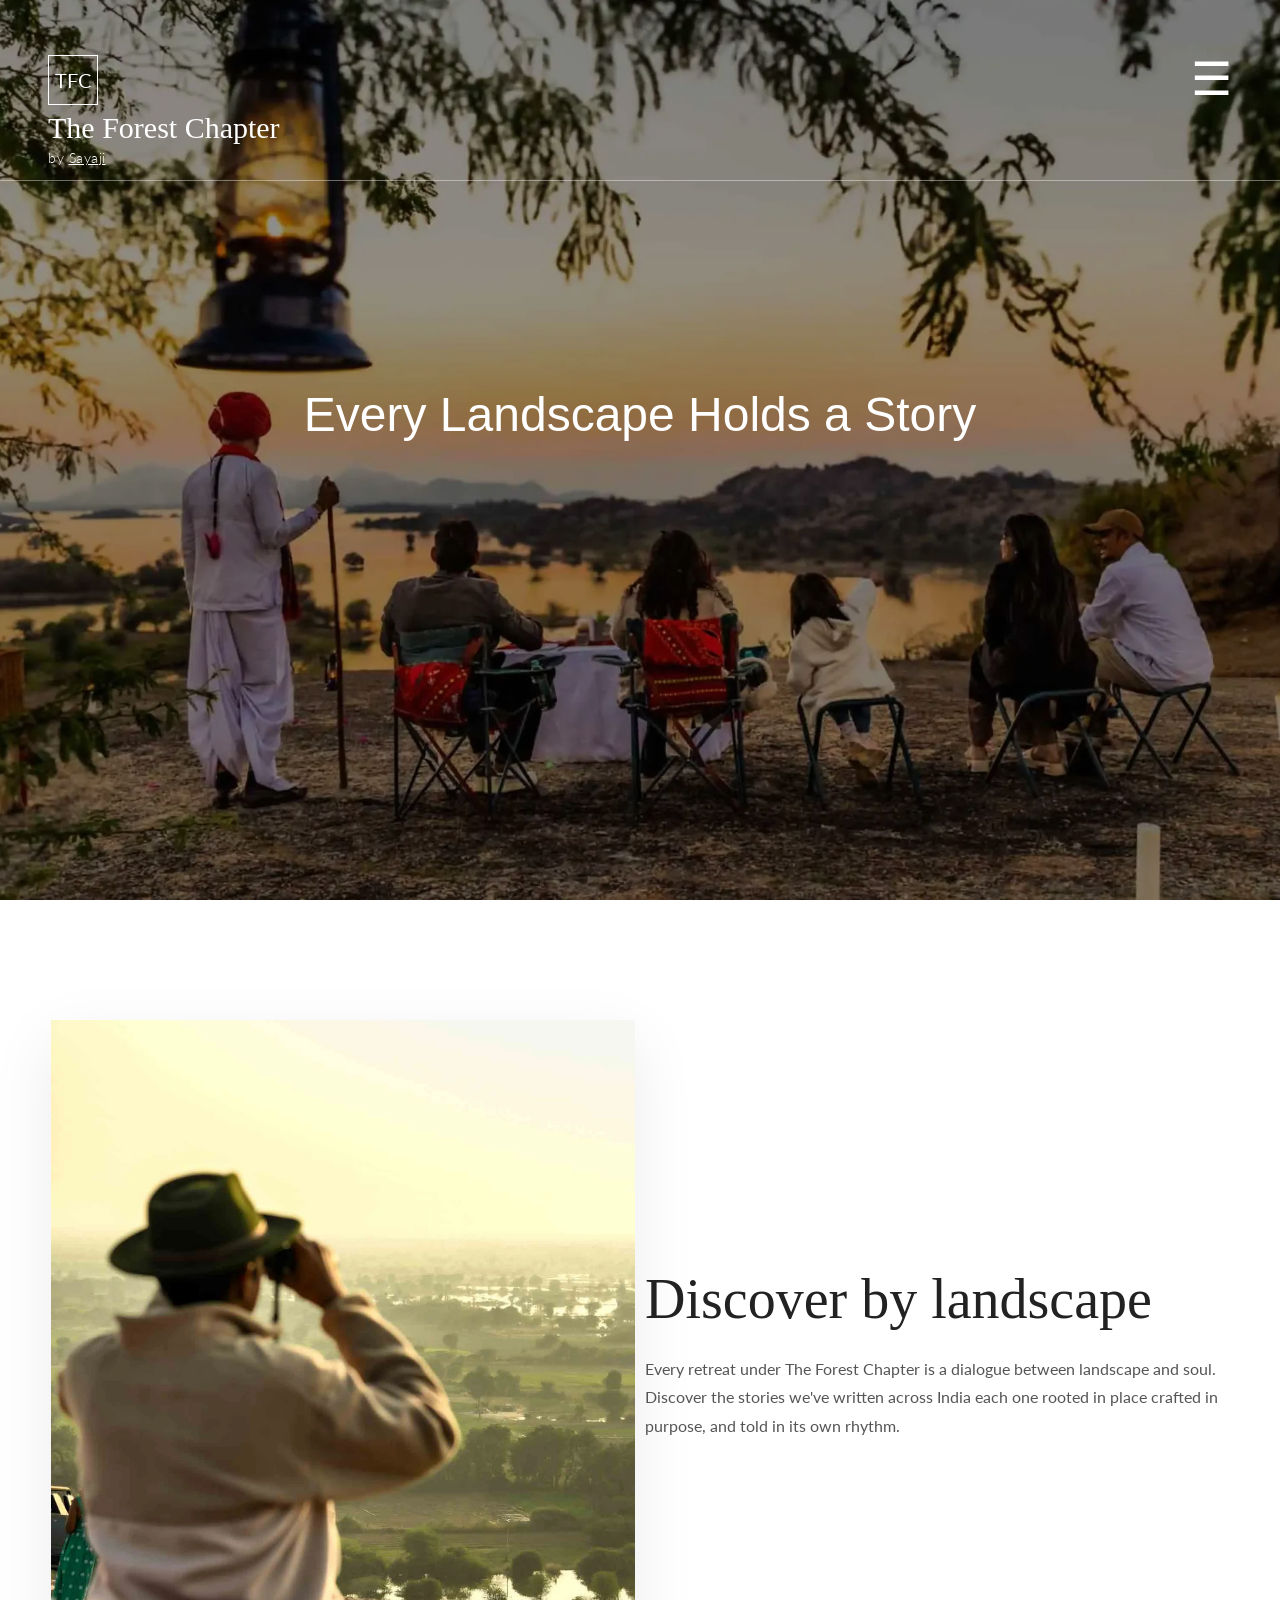
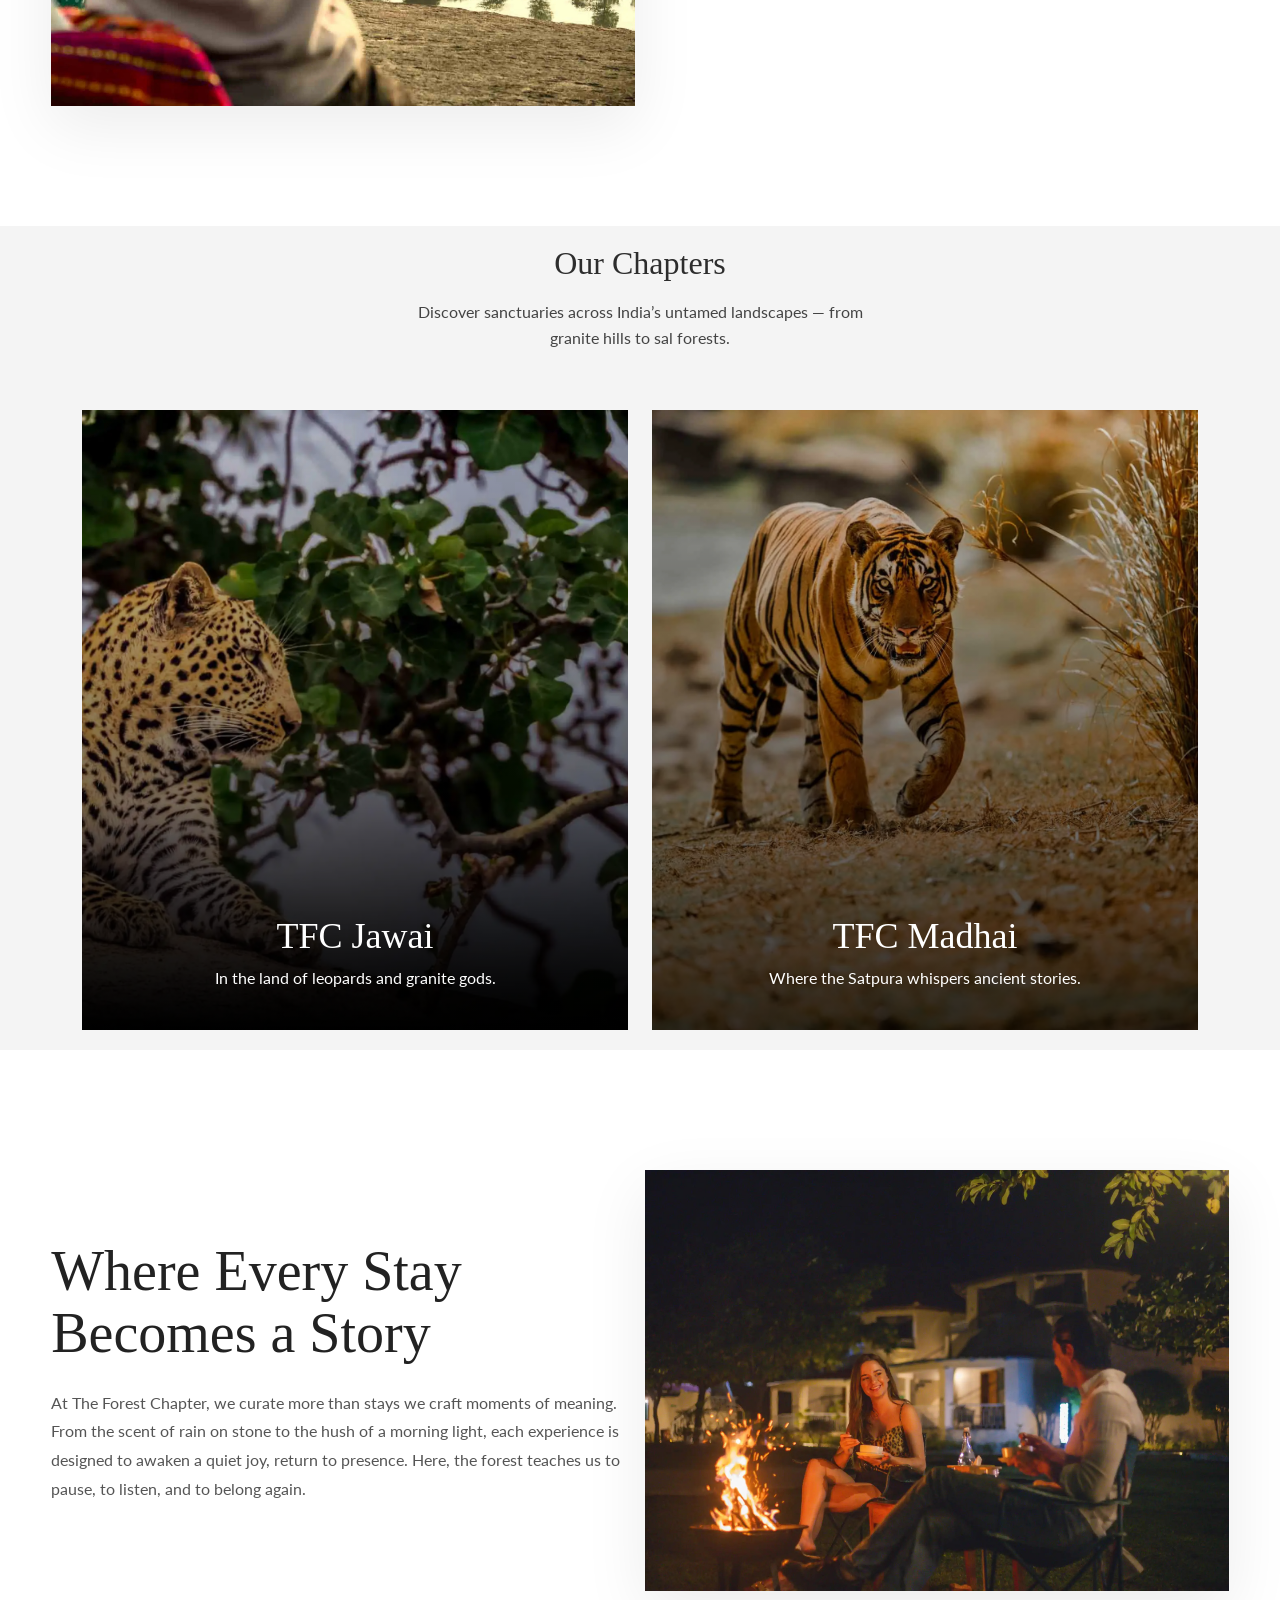
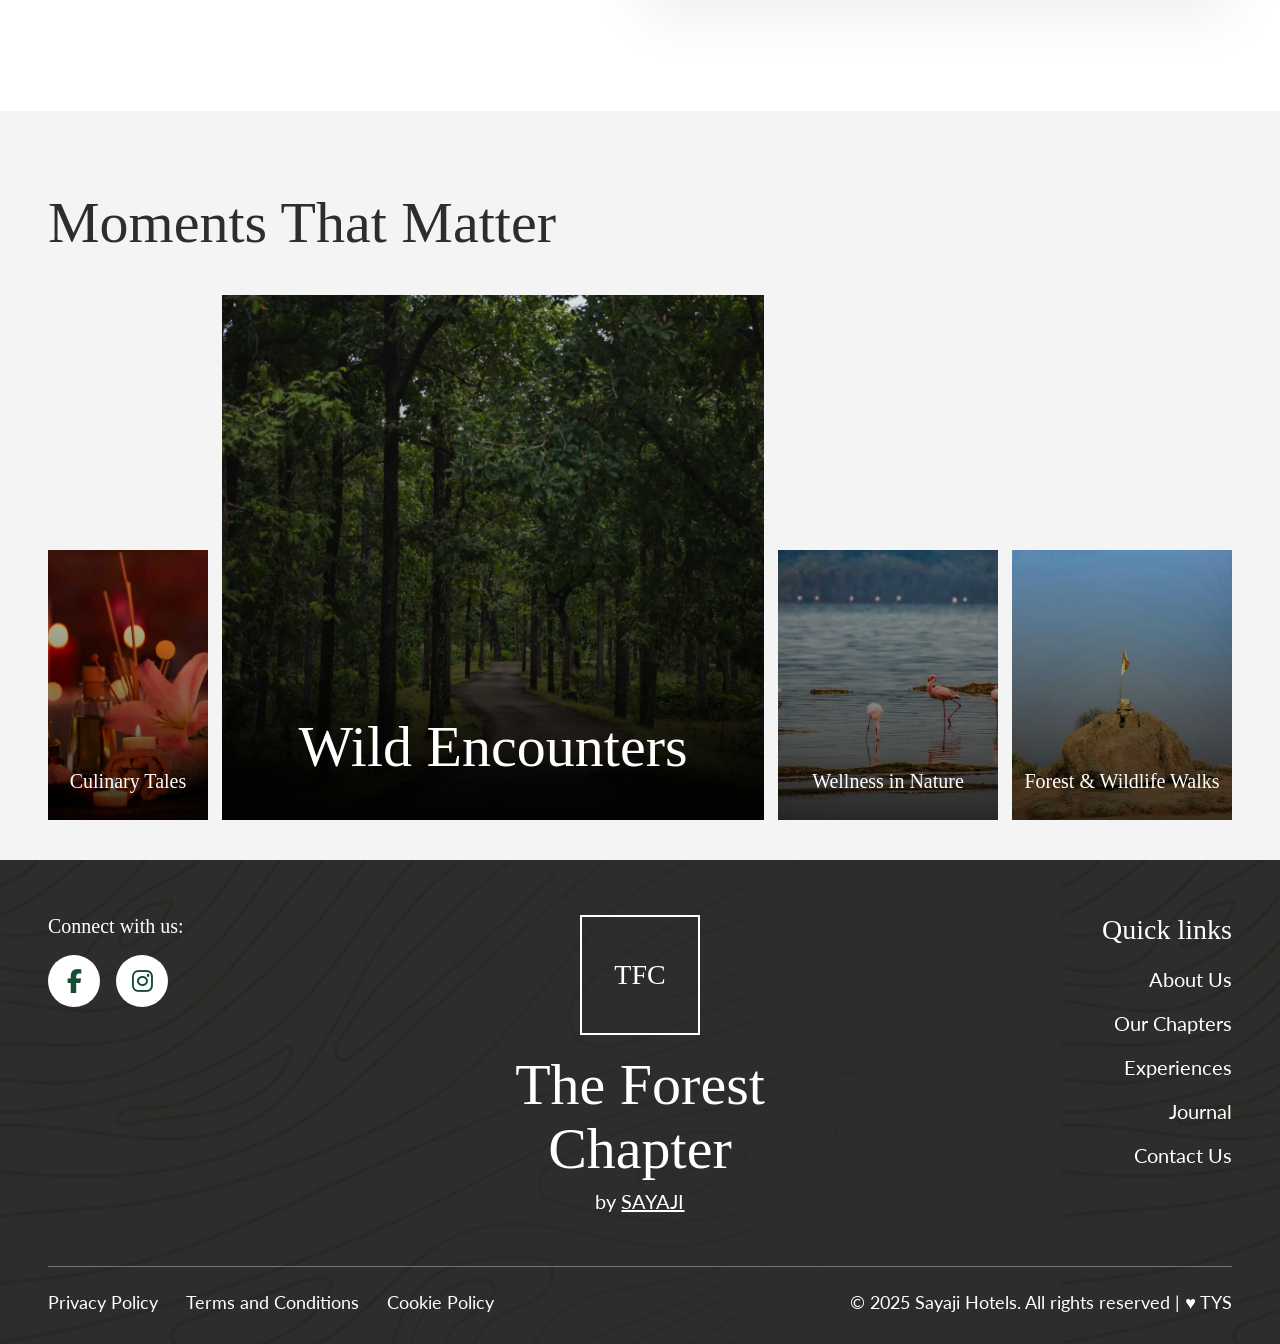
<file: collection.html>
<!doctype html>
<html lang="en">

<head>
  <meta charset="UTF-8" />
  <meta name="viewport" content="width=device-width, initial-scale=1.0" />
  <title>Collection</title>
  <link href="https://cdn.jsdelivr.net/npm/bootstrap@5.3.3/dist/css/bootstrap.min.css" rel="stylesheet" />
  <link
    href="https://fonts.googleapis.com/css2?family=Cormorant+Garamond:wght@400;500;600&family=Pinyon+Script&family=Montserrat:wght@300;400;500&display=swap"
    rel="stylesheet" />
  <link rel="stylesheet" href="https://cdnjs.cloudflare.com/ajax/libs/font-awesome/6.5.1/css/all.min.css" />
  <link href="./css/style.css" rel="stylesheet" />
  <link href="./css/about.css" rel="stylesheet" />
  <link href="./css/collection.css" rel="stylesheet" />
</head>

<body>
  <!-- HERO SECTION -->
  <section class="hero">
    <!-- HEADER -->
    <div class="header">
      <div class="container-fluid px-lg-5 px-3">
        <div class="d-flex justify-content-between align-items-start">
          <!-- LOGO -->
          <div class="logo">
            <div class="logo-box">TFC</div>
            <h3>The Forest Chapter</h3>
            <span>by <u>Sayaji</u></span>
          </div>
          <!-- MENU -->
          <div class="menu">&#9776;</div>
        </div>
      </div>
    </div>
    <!-- LINE -->
    <div class="line"></div>
    <div class="content">
      <div class="container">
        <h1>Every Landscape Holds a Story</h1>
      </div>
    </div>
    <!-- SIDE MENU -->
    <div class="side-menu">
      <div class="close-menu">&times;</div>
      <ul>
        <li><a href="index.html">Home</a></li>
        <li><a href="about.html">About Us</a></li>
        <li><a href="collection.html">Collections</a></li>
        <li><a href="contact.html">Contact</a></li>
      </ul>
    </div>
  </section>
  <section class="split-section" id="legacy">
    <div class="split-image">
      <img src="./img/binoculars-man.jpg" alt="People gathering" />
    </div>
    <div class="split-content">
      <h2>Discover by landscape</h2>
      <p>
        Every retreat under The Forest Chapter is a dialogue between landscape
        and soul. Discover the stories we've written across India each one
        rooted in place crafted in purpose, and told in its own rhythm.
      </p>
    </div>
  </section>

  <!--OUR CHAPTERS SECTION-->
  <section class="chapters-section">
    <div class="chapters-bg-shape"></div>
    <div class="container">
      <div class="row justify-content-center">
        <div class="col-lg-5 text-center">
          <div class="chapter-heading">
            <h2>Our Chapters</h2>
            <p>
              Discover sanctuaries across India’s untamed landscapes — from
              granite hills to sal forests.
            </p>
          </div>
        </div>
      </div>
      <div class="row g-4">
        <!-- CARD 1 -->
        <div class="col-lg-6">
          <div class="chapter-card">
            <img src="./img/jawai-banner.jpg" alt="TFC Jawai" />
            <div class="chapter-overlay"></div>
            <div class="chapter-content">
              <a href="#" class="explore-btn"> Explore </a>
              <h3>TFC Jawai</h3>
              <p>In the land of leopards and granite gods.</p>
            </div>
          </div>
        </div>
        <!-- CARD 2 -->
        <div class="col-lg-6">
          <div class="chapter-card">
            <img src="./img/madhai-image-.jpg" alt="TFC Madhai" />
            <div class="chapter-overlay"></div>
            <div class="chapter-content">
              <a href="#" class="explore-btn"> Explore </a>
              <h3>TFC Madhai</h3>
              <p>Where the Satpura whispers ancient stories.</p>
            </div>
          </div>
        </div>
      </div>
    </div>
  </section>
  <section class="split-section" id="story">
    <div class="split-content">
      <h2>Where Every Stay Becomes a Story</h2>
      <p>
        At The Forest Chapter, we curate more than stays we craft moments of
        meaning. From the scent of rain on stone to the hush of a morning
        light, each experience is designed to awaken a quiet joy, return to
        presence. Here, the forest teaches us to pause, to listen, and to
        belong again.
      </p>
    </div>
    <div class="split-image">
      <img src="./img/night-image.jpg" alt="Campfire" />
    </div>
  </section>

  <!--MOMENTS SECTION-->
  <section class="moments-section">
    <div class="moments-shape"></div>
    <div class="container-fluid px-lg-5 px-3">
      <div class="row">
        <div class="col-lg-6">
          <div class="moments-heading">
            <h2>Moments That Matter</h2>
          </div>
        </div>
      </div>
      <div class="moments-gallery">
        <div class="moment-small-card">
          <img src="./img/stories-1.jpg" alt="Culinary Tales" />
          <div class="moment-overlay"></div>
          <div class="moment-title">Culinary Tales</div>
        </div>
        <div class="moment-large-card">
          <img src="./img/stories-2.jpg" alt="Wild Encounters" />
          <div class="moment-overlay"></div>
          <div class="moment-title large-title">Wild Encounters</div>
        </div>
        <div class="moment-small-card">
          <img src="./img/stories-3.jpg" alt="Wellness In Nature" />
          <div class="moment-overlay"></div>
          <div class="moment-title">Wellness in Nature</div>
        </div>
        <div class="moment-small-card">
          <img src="./img/stories-4.jpg" alt="Forest Walks" />
          <div class="moment-overlay"></div>
          <div class="moment-title">Forest & Wildlife Walks</div>
        </div>
      </div>
    </div>
  </section>

  <!--FOOTER SECTION-->
  <footer class="footer-section">
    <div class="footer-shape"></div>
    <div class="container-fluid px-lg-5 px-4">
      <div class="row align-items-start">
        <div class="col-lg-4 col-md-4">
          <div class="footer-social">
            <h4>Connect with us:</h4>
            <div class="social-icons">
              <a href="#">
                <i class="fab fa-facebook-f"></i>
              </a>
              <a href="#">
                <i class="fab fa-instagram"></i>
              </a>
            </div>
          </div>
        </div>
        <div class="col-lg-4 col-md-4 text-center">
          <div class="footer-logo">
            <div class="footer-logo-box">TFC</div>
            <h2>The Forest Chapter</h2>
            <span>by <u>SAYAJI</u></span>
          </div>
        </div>
        <div class="col-lg-4 col-md-4">
          <div class="footer-links">
            <h4>Quick links</h4>
            <ul>
              <li><a href="#">About Us</a></li>
              <li><a href="#">Our Chapters</a></li>
              <li><a href="#">Experiences</a></li>
              <li><a href="#">Journal</a></li>
              <li><a href="#">Contact Us</a></li>
            </ul>
          </div>
        </div>
      </div>
      <div class="footer-line"></div>
      <div class="footer-bottom">
        <div class="footer-policy">
          <a href="#">Privacy Policy</a>
          <a href="#">Terms and Conditions</a>
          <a href="#">Cookie Policy</a>
        </div>
        <div class="footer-copy">
          © 2025 Sayaji Hotels. All rights reserved | ♥ TYS
        </div>
      </div>
    </div>
  </footer>
  <script src="https://cdn.jsdelivr.net/npm/bootstrap@5.3.3/dist/js/bootstrap.bundle.min.js"></script>
  <script src="index.js"></script>
</body>

</html>
</file>
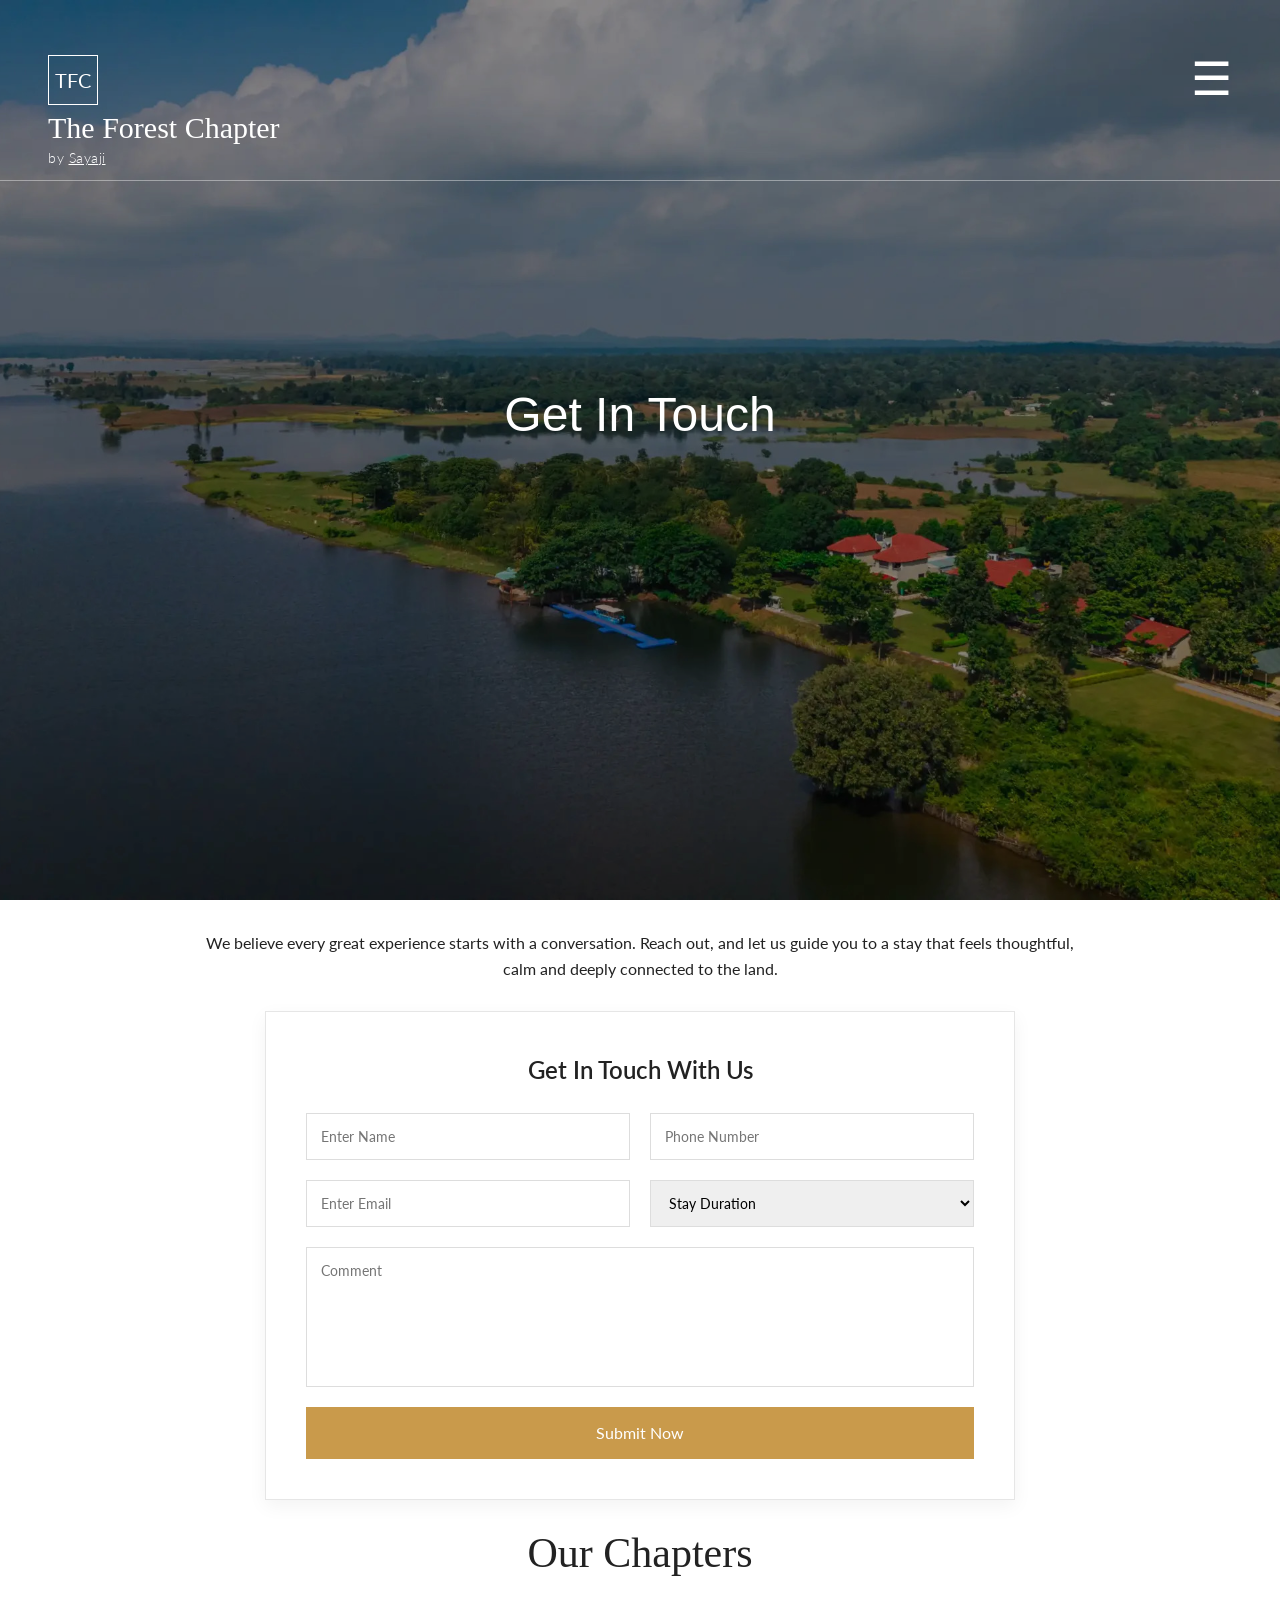
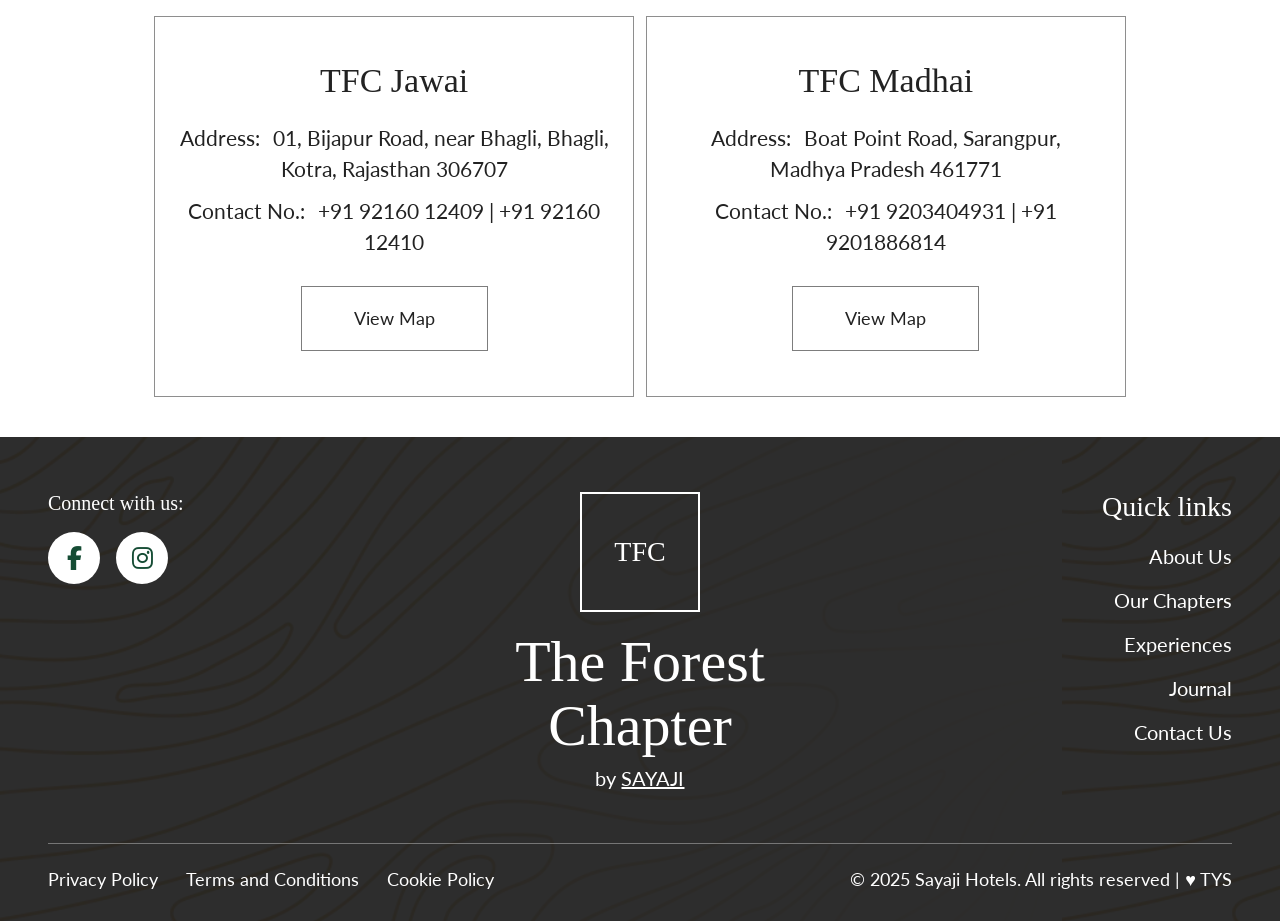
<file: contact.html>
<!doctype html>
<html lang="en">

<head>
  <meta charset="UTF-8" />
  <meta name="viewport" content="width=device-width, initial-scale=1.0" />
  <title>Contact Us</title>
  <link href="https://cdn.jsdelivr.net/npm/bootstrap@5.3.3/dist/css/bootstrap.min.css" rel="stylesheet" />
  <link
    href="https://fonts.googleapis.com/css2?family=Cormorant+Garamond:wght@400;500;600&family=Pinyon+Script&family=Montserrat:wght@300;400;500&display=swap"
    rel="stylesheet" />
  <link rel="stylesheet" href="https://cdnjs.cloudflare.com/ajax/libs/font-awesome/6.5.1/css/all.min.css" />
  <link href="./css/style.css" rel="stylesheet" />
  <link href="./css/about.css" rel="stylesheet" />
  <link href="./css/contact.css" rel="stylesheet" />
</head>

<body>
  <!-- HERO SECTION -->
  <section class="hero">
    <!-- HEADER -->
    <div class="header">
      <div class="container-fluid px-lg-5 px-3">
        <div class="d-flex justify-content-between align-items-start">
          <!-- LOGO -->
          <div class="logo">
            <div class="logo-box">TFC</div>
            <h3>The Forest Chapter</h3>
            <span>by <u>Sayaji</u></span>
          </div>

          <!-- MENU -->
          <div class="menu">&#9776;</div>
        </div>
      </div>
    </div>

    <!-- LINE -->
    <div class="line"></div>

    <!-- CONTENT -->
    <div class="content">
      <div class="container">
        <h1>Get In Touch</h1>
      </div>
    </div>

    <!-- SIDE MENU -->
    <div class="side-menu">
      <div class="close-menu">&times;</div>
      <ul>
        <li><a href="index.html">Home</a></li>
        <li><a href="about.html">About Us</a></li>
        <li><a href="collection.html">Collections</a></li>
        <li><a href="contact.html">Contact</a></li>
      </ul>
    </div>
  </section>
  <div class="header-text">
    We believe every great experience starts with a conversation. Reach out,
    and let us guide you to a stay that feels thoughtful, calm and deeply
    connected to the land.
  </div>
  <div class="form-card">
    <div class="form-title">Get In Touch With Us</div>
    <div class="form-grid">
      <input type="text" placeholder="Enter Name" />
      <input type="text" placeholder="Phone Number" />
      <input type="email" placeholder="Enter Email" />
      <select>
        <option>Stay Duration</option>
        <option>1 Night</option>
        <option>2–3 Nights</option>
        <option>4+ Nights</option>
      </select>
      <textarea class="full" placeholder="Comment"></textarea>
    </div>
    <button>Submit Now</button>
  </div>
  <section class="chapter-section">
    <h2>Our Chapters</h2>
    <div class="chapter-wrapper">
      <!-- Card 1 -->
      <div class="chapter-card">
        <h3>TFC Jawai</h3>
        <div class="info">
          <span class="label">Address:</span>
          01, Bijapur Road, near Bhagli, Bhagli,<br />
          Kotra, Rajasthan 306707
        </div>
        <div class="info contact">
          <span class="label">Contact No.:</span>
          +91 92160 12409 | +91 92160 12410
        </div>
        <a href="#" class="map-btn">View Map</a>
      </div>
      <!-- Card 2 -->
      <div class="chapter-card">
        <h3>TFC Madhai</h3>
        <div class="info">
          <span class="label">Address:</span>
          Boat Point Road, Sarangpur,<br />
          Madhya Pradesh 461771
        </div>
        <div class="info contact">
          <span class="label">Contact No.:</span>
          +91 9203404931 | +91 9201886814
        </div>
        <a href="#" class="map-btn">View Map</a>
      </div>
    </div>
  </section>
  <!--FOOTER SECTION-->
  <footer class="footer-section">
    <div class="footer-shape"></div>
    <div class="container-fluid px-lg-5 px-4">
      <div class="row align-items-start">
        <div class="col-lg-4 col-md-4">
          <div class="footer-social">
            <h4>Connect with us:</h4>
            <div class="social-icons">
              <a href="#">
                <i class="fab fa-facebook-f"></i>
              </a>
              <a href="#">
                <i class="fab fa-instagram"></i>
              </a>
            </div>
          </div>
        </div>
        <div class="col-lg-4 col-md-4 text-center">
          <div class="footer-logo">
            <div class="footer-logo-box">TFC</div>
            <h2>The Forest Chapter</h2>
            <span>by <u>SAYAJI</u></span>
          </div>
        </div>
        <div class="col-lg-4 col-md-4">
          <div class="footer-links">
            <h4>Quick links</h4>
            <ul>
              <li><a href="#">About Us</a></li>
              <li><a href="#">Our Chapters</a></li>
              <li><a href="#">Experiences</a></li>
              <li><a href="#">Journal</a></li>
              <li><a href="#">Contact Us</a></li>
            </ul>
          </div>
        </div>
      </div>
      <div class="footer-line"></div>
      <div class="footer-bottom">
        <div class="footer-policy">
          <a href="#">Privacy Policy</a>
          <a href="#">Terms and Conditions</a>
          <a href="#">Cookie Policy</a>
        </div>
        <div class="footer-copy">
          © 2025 Sayaji Hotels. All rights reserved | ♥ TYS
        </div>
      </div>
    </div>
  </footer>
  <script src="https://cdn.jsdelivr.net/npm/bootstrap@5.3.3/dist/js/bootstrap.bundle.min.js"></script>
  <script src="index.js"></script>
</body>

</html>
</file>
<file: css/style.css>
@import url("https://fonts.googleapis.com/css2?family=Lato:wght@100;300;400;700;900&display=swap");

* {
  margin: 0;
  padding: 0;
  box-sizing: border-box;
}

body {
  font-family: "Lato", sans-serif;
  overflow-x: hidden;
  background: #000;
}

.hero {
  width: 100%;
  min-height: 100vh;
  position: relative;
  overflow: hidden;
  background-image: url("../img/banner.jpg");
  background-size: cover;
  background-position: center;
  background-repeat: no-repeat;
}

.hero::before {
  content: "";
  position: absolute;
  inset: 0;
  background: rgba(0, 0, 0, 0.3);
  z-index: 1;
}

.top-strip {
  width: 100%;
  min-height: 32px;
  background: #c8944d;
  position: absolute;
  top: 0;
  left: 0;
  display: flex;
  align-items: center;
  justify-content: center;
  color: #fff;
  font-size: 14px;
  z-index: 100;
  letter-spacing: 0.3px;
  text-align: center;
  padding: 5px 50px;
}

.close-btn {
  position: absolute;
  right: 18px;
  top: -2px;
  font-size: 28px;
  cursor: pointer;
  font-weight: 300;
}

.header {
  position: absolute;
  top: 55px;
  left: 0;
  width: 100%;
  z-index: 100;
}

.logo {
  color: #fff;
}

.logo-box {
  width: 50px;
  height: 50px;
  border: 1px solid #fff;
  display: flex;
  align-items: center;
  justify-content: center;
  font-size: 20px;
  margin-bottom: 8px;
}

.logo h3 {
  font-family: "TBJ Siromi lite", serif;
  font-size: 30px;
  font-weight: 500;
  line-height: 1;
  margin-bottom: 2px;
}

.logo span {
  font-size: 14px;
  font-weight: 300;
  letter-spacing: 0.5px;
}

.menu {
  font-size: 46px;
  color: #fff;
  cursor: pointer;
  line-height: 1;
  position: relative;
  z-index: 999;
  user-select: none;
}

.line {
  position: absolute;
  top: 180px;
  left: 0;
  width: 100%;
  height: 1px;
  background: rgba(255, 255, 255, 0.4);
  z-index: 50;
}

.content {
  position: absolute;
  top: 47%;
  left: 50%;
  transform: translate(-50%, -50%);
  width: 100%;
  text-align: center;
  z-index: 50;
}

.content h1 {
  font-family: "TBJ Siromi lite", sans-serif;
  font-size: 48px;
  font-weight: 400;
  line-height: 1.1;
  color: #fff;
  margin-bottom: 15px;
}

.content p {
  font-family: "Pinyon Script", cursive;
  font-size: 48px;
  line-height: 1.2;
  color: #fff;
}

.booking-box {
  position: absolute;
  bottom: 30px;
  left: 50%;
  transform: translateX(-50%);
  width: 100%;
  max-width: 1000px;
  background: rgba(50, 30, 10, 0.45);
  backdrop-filter: blur(8px);
  padding: 28px 30px 22px;
  z-index: 50;
}

.field label {
  color: #fff;
  font-size: 15px;
  margin-bottom: 10px;
  font-weight: 300;
  display: block;
}

.field input,
.field select {
  width: 100%;
  height: 44px;
  background: transparent;
  border: 1px solid rgba(255, 255, 255, 0.8);
  outline: none;
  color: #fff;
  padding: 0 14px;
  font-size: 15px;
}

.field input::placeholder {
  color: #ddd;
}

.field select option {
  color: #000;
}

.book-btn button {
  width: 100%;
  height: 44px;
  border: none;
  background: #fff;
  color: #c8944d;
  font-size: 18px;
  cursor: pointer;
  transition: 0.3s;
}

.book-btn button:hover {
  background: #f2f2f2;
}

.side-menu {
  position: fixed;
  top: 0;
  right: -320px;
  width: 320px;
  height: 100vh;
  background: #111;
  z-index: 9999;
  transition: 0.4s ease;
  padding: 90px 40px;
}

.side-menu.active {
  right: 0;
}

.side-menu ul {
  list-style: none;
  padding-left: 0;
}

.side-menu ul li {
  margin-bottom: 28px;
}

.side-menu ul li a {
  color: #fff;
  text-decoration: none;
  font-size: 24px;
  font-family: "Cormorant Garamond", serif;
}

.close-menu {
  position: absolute;
  top: 18px;
  right: 28px;
  color: #fff;
  font-size: 42px;
  cursor: pointer;
}

.nature-section {
  width: 100%;
  background: #f4f4f4;
  position: relative;
  overflow: hidden;
  padding: 70px 0;
}

.nature-section::before {
  content: "";
  position: absolute;
  left: -120px;
  bottom: -120px;
  width: 500px;
  height: 500px;
  background: url("");
  opacity: 0.18;
  z-index: 1;
}

.nature-content {
  position: relative;
  z-index: 2;
  padding-left: 55px;
  padding-right: 40px;
}

.nature-content h2 {
  font-family: "TBJ Siromi lite", serif;
  font-size: 32px;
  font-weight: 400;
  color: #2d2d2d;
  margin-bottom: 28px;
  line-height: 1.1;
}

.nature-content p {
  font-family: "Lato", sans-serif;
  font-size: 16px;
  font-weight: 400;
  line-height: 1.7;
  color: #3d3d3d;
  max-width: 620px;
  margin-bottom: 40px;
}

.discover-btn {
  font-family: "Lato", sans-serif;
  display: inline-flex;
  align-items: center;
  justify-content: center;
  width: 220px;
  height: 62px;
  border: 1px solid #555;
  color: #2d2d2d;
  text-decoration: none;
  font-size: 16px;
  transition: 0.3s;
}

.discover-btn:hover {
  background: #222;
  color: #fff;
}

.nature-image {
  width: 100%;
  height: 100%;
}

.nature-image img {
  width: 100%;
  height: 760px;
  object-fit: cover;
  display: block;
}

.chapters-section {
  width: 100%;
  background: #f4f4f4;
  position: relative;
  overflow: hidden;
  padding: 20px 0;
}

.chapters-bg-shape {
  position: absolute;
  top: -40px;
  left: -80px;
  width: 340px;
  height: 340px;
  opacity: 0.15;
  z-index: 1;
}

.chapter-heading {
  position: relative;
  z-index: 2;
  margin-bottom: 60px;
}

.chapter-heading h2 {
  font-family: "TBJ Siromi lite", serif;
  font-size: 32px;
  font-weight: 400;
  color: #2d2d2d;
  margin-bottom: 18px;
}

.chapter-heading p {
  font-family: "Lato", sans-serif;
  font-size: 16px;
  font-weight: 400;
  line-height: 1.6;
  color: #444;
}

.chapter-card {
  position: relative;
  overflow: hidden;
  height: 620px;
  cursor: pointer;
}

.chapter-card img {
  width: 100%;
  height: 100%;
  object-fit: cover;
  transition: 0.5s ease;
}

.chapter-overlay {
  position: absolute;
  inset: 0;
  background: linear-gradient(to top, rgba(0, 0, 0, 0.78), rgba(0, 0, 0, 0.12));
}

.chapter-content {
  position: absolute;
  bottom: 40px;
  left: 0;
  width: 100%;
  text-align: center;
  z-index: 2;
  padding: 0 20px;
  display: flex;
  flex-direction: column;
  align-items: center;
}

.explore-btn {
  display: inline-flex;
  align-items: center;
  justify-content: center;
  width: 120px;
  height: 44px;
  margin-bottom: 30px;
  border: 1px solid rgba(255, 255, 255, 0.75);
  color: #fff;
  text-decoration: none;
  font-size: 15px;
  letter-spacing: 0.4px;
  background: rgba(255, 255, 255, 0.12);
  backdrop-filter: blur(10px);
  transition: 0.4s ease;
  opacity: 0;
  visibility: hidden;
  transform: translateY(20px);
}

.chapter-card:hover .explore-btn {
  opacity: 1;
  visibility: visible;
  transform: translateY(0);
}

.explore-btn:hover {
  background: rgba(255, 255, 255, 0.25);
  color: #fff;
  border-color: #fff;
}

.chapter-content h3 {
  font-family: "TBJ Siromi lite", serif;
  font-size: 36px;
  font-weight: 400;
  color: #fff;
  margin-bottom: 10px;
}

.chapter-content p {
  font-family: "Lato", sans-serif;
  font-size: 16px;
  font-weight: 400;
  color: #fff;
  line-height: 1.5;
  margin-bottom: 0;
}

.chapter-card:hover img {
  transform: scale(1.05);
}

.essence-section {
  width: 100%;
  background: #f4f4f4;
  position: relative;
  padding: 80px 0;
  overflow: hidden;
}

.essence-section::after {
  content: "";
  position: absolute;
  right: -100px;
  bottom: -120px;
  width: 380px;
  height: 380px;
  opacity: 0.12;
  z-index: 1;
}

.essence-wrapper {
  border: 1px solid rgba(0, 0, 0, 0.35);
  padding: 60px 40px;
  position: relative;
  z-index: 2;
}

.essence-heading {
  margin-bottom: 70px;
}

.essence-heading h2 {
  font-family: "TBJ Siromi lite", serif;
  font-size: 48px;
  font-weight: 400;
  color: #2d2d2d;
}

.essence-item {
  text-align: center;
  padding: 0 12px;
}

.essence-icon {
  font-size: 70px;
  color: #1f6d45;
  line-height: 1;
  margin-bottom: 28px;
}

.essence-item h3 {
  font-family: "TBJ Siromi lite", serif;
  font-size: 24px;
  font-weight: 400;
  color: #2d2d2d;
  margin-bottom: 15px;
}

.essence-item p {
  font-family: "Lato", sans-serif;
  font-size: 16px;
  line-height: 1.7;
  color: #333;
}

.moments-section {
  width: 100%;
  background: #f4f4f4;
  position: relative;
  overflow: hidden;
  padding: 80px 0 40px;
}

.moments-shape {
  position: absolute;
  top: -60px;
  right: -100px;
  width: 380px;
  height: 380px;
  opacity: 0.12;
  z-index: 1;
}

.moments-heading {
  position: relative;
  z-index: 2;
  margin-bottom: 40px;
}

.moments-heading h2 {
  font-family: "TBJ Siromi lite", serif;
  font-size: 58px;
  font-weight: 400;
  color: #2d2d2d;
  margin-bottom: 18px;
}

.moments-heading p {
  font-family: "Lato", sans-serif;
  font-size: 18px;
  color: #444;
  line-height: 1.6;
}

.moments-gallery {
  display: grid;
  grid-template-columns:
    180px 1fr 240px 240px;
  gap: 14px;
  align-items: end;
  position: relative;
  z-index: 2;
}

.moment-small-card,
.moment-large-card {
  position: relative;
  overflow: hidden;
  cursor: pointer;
}

.moment-small-card {
  height: 270px;
}

.moment-large-card {
  height: 525px;
}

.moment-small-card img,
.moment-large-card img {
  width: 100%;
  height: 100%;
  object-fit: cover;
  transition: 0.5s ease;
}

.moment-overlay {
  position: absolute;
  inset: 0;
  background: linear-gradient(to top, rgba(0, 0, 0, 0.78), rgba(0, 0, 0, 0.08));
}

.moment-title {
  position: absolute;
  left: 0;
  bottom: 24px;
  width: 100%;
  text-align: center;
  color: #fff;
  font-family: "TBJ Siromi lite", serif;
  font-size: 20px;
  font-weight: 400;
  z-index: 2;
  padding: 0 10px;
}

.large-title {
  font-size: 58px;
  bottom: 30px;
}

.moment-small-card:hover img,
.moment-large-card:hover img {
  transform: scale(1.05);
}

.journal-section {
  width: 100%;
  background: #f4f4f4;
  padding: 90px 0;
  overflow: hidden;
}

.journal-heading {
  margin-bottom: 55px;
}

.journal-heading h2 {
  font-family: "TBJ Siromi lite", serif;
  font-size: 58px;
  font-weight: 400;
  color: #2d2d2d;
  margin-bottom: 18px;
}

.journal-heading p {
  font-family: "Lato", sans-serif;
  font-size: 18px;
  line-height: 1.6;
  color: #444;
}

.journal-card {
  position: relative;
  overflow: hidden;
  height: 500px;
  cursor: pointer;
}

.journal-card img {
  width: 100%;
  height: 100%;
  object-fit: cover;
  transition: 0.5s ease;
}

.journal-overlay {
  position: absolute;
  inset: 0;
  background: linear-gradient(to top, rgba(0, 0, 0, 0.8), rgba(0, 0, 0, 0.08));
}

.journal-content {
  position: absolute;
  bottom: 35px;
  left: 0;
  width: 100%;
  text-align: center;
  z-index: 2;
  padding: 0 20px;
}

.journal-desc {
  font-size: 18px;
  line-height: 1.5;
  color: #fff;
  margin-bottom: 28px;
}

.journal-content h3 {
  font-family: "TBJ Siromi lite", serif;
  font-size: 42px;
  font-weight: 400;
  color: #fff;
  margin-bottom: 0;
  transition: 0.4s ease;
}

.journal-btn {
  display: inline-flex;
  align-items: center;
  justify-content: center;
  width: 170px;
  height: 46px;
  margin-top: 28px;
  border: 1px solid rgba(255, 255, 255, 0.8);
  color: #fff;
  text-decoration: none;
  font-size: 15px;
  background: rgba(255, 255, 255, 0.1);
  backdrop-filter: blur(8px);
  transition: 0.4s ease;
  opacity: 0;
  visibility: hidden;
  transform: translateY(20px);
}

.active-card .journal-btn {
  opacity: 1;
  visibility: visible;
  transform: translateY(0);
}

.journal-card:hover .journal-btn {
  opacity: 1;
  visibility: visible;
  transform: translateY(0);
}

.journal-card:hover img {
  transform: scale(1.05);
}

.journal-btn:hover {
  background: rgba(255, 255, 255, 0.25);
  color: #fff;
}

.experience-section {
  width: 100%;
  background: #f4f4f4;
  padding: 80px 0 40px;
  overflow: hidden;
}

.experience-heading {
  margin-bottom: 40px;
}

.experience-heading h2 {
  font-family: "TBJ Siromi lite", serif;
  font-size: 58px;
  font-weight: 400;
  color: #1f6d45;
}

.experience-wrapper {
  display: grid;
  grid-template-columns: 1fr 1fr;
  gap: 14px;
}

.experience-card {
  border: 1px solid rgba(31, 109, 69, 0.45);
  padding: 55px 65px 40px;
  min-height: 320px;
  display: flex;
  flex-direction: column;
  justify-content: flex-start;
  background: transparent;
}

.experience-card h3 {
  font-family: "Pinyon Script", cursive;
  font-size: 64px;
  font-weight: 400;
  color: #1f6d45;
  margin-bottom: 30px;
}

.experience-text {
  font-family: "Lato", sans-serif;
  font-size: 18px;
  line-height: 1.45;
  color: #1f6d45;
  max-width: 560px;
  margin-bottom: 28px;
}

.experience-name {
  font-size: 16px;
  color: #1f6d45;
}

.experience-arrows {
  display: flex;
  justify-content: flex-end;
  gap: 16px;
  margin-top: 18px;
}

.experience-arrow {
  width: 58px;
  height: 58px;
  border-radius: 50%;
  border: 1px solid #1f6d45;
  background: transparent;
  color: #1f6d45;
  font-size: 36px;
  line-height: 1;
  cursor: pointer;
  transition: 0.3s ease;
}

.experience-arrow:hover {
  background: #1f6d45;
  color: #fff;
}

.footer-section {
  width: 100%;
  background: #1d1d1d;
  position: relative;
  overflow: hidden;
  padding: 55px 0 28px;
}

.footer-shape {
  position: absolute;
  inset: 0;
  background: url("../img/footer.png");
  opacity: 0.08;
  z-index: 1;
}

.footer-section .container-fluid {
  position: relative;
  z-index: 2;
}

.footer-social h4 {
  color: #fff;
  font-size: 20px;
  font-weight: 400;
  margin-bottom: 18px;
}

.social-icons {
  display: flex;
  gap: 16px;
  color: #154c34;
}

.social-icons a {
  width: 52px;
  height: 52px;
  border-radius: 50%;
  background: #fff;
  display: flex;
  align-items: center;
  justify-content: center;
  color: #154c34;
  font-size: 24px;
  text-decoration: none;
  transition: 0.3s ease;
}

.social-icons a:hover {
  transform: translateY(-4px);
}

.footer-logo-box {
  width: 120px;
  height: 120px;
  border: 2px solid #fff;
  margin: 0 auto 18px;
  display: flex;
  align-items: center;
  justify-content: center;
  color: #fff;
  font-size: 28px;
  font-family: "TBJ Siromi lite", serif;
}

.footer-logo h2 {
  font-family: "TBJ Siromi lite", serif;
  font-size: 58px;
  font-weight: 400;
  color: #fff;
  margin-bottom: 6px;
}

.footer-logo span {
  font-size: 20px;
  color: #fff;
}

.footer-links {
  text-align: right;
}

.footer-links h4 {
  color: #fff;
  font-size: 28px;
  font-weight: 400;
  margin-bottom: 18px;
}

.footer-links ul {
  list-style: none;
  padding: 0;
  margin: 0;
}

.footer-links ul li {
  margin-bottom: 14px;
}

.footer-links ul li a {
  color: #fff;
  text-decoration: none;
  font-size: 20px;
  transition: 0.3s ease;
}

.footer-links ul li a:hover {
  opacity: 0.7;
}

.footer-line {
  width: 100%;
  height: 1px;
  background: rgba(255, 255, 255, 0.35);
  margin: 50px 0 22px;
}

.footer-bottom {
  display: flex;
  align-items: center;
  justify-content: space-between;
  gap: 20px;
}

.footer-policy {
  display: flex;
  gap: 28px;
  flex-wrap: wrap;
}

.footer-policy a {
  color: #fff;
  text-decoration: none;
  font-size: 18px;
}

.footer-copy {
  color: #fff;
  font-size: 18px;
}

@media (max-width: 1400px) {
  .moments-gallery {
    grid-template-columns:
      160px 1fr 220px 220px;
  }
}

@media (max-width: 1200px) {
  .content {
    top: 42%;
  }

  .content h1 {
    font-size: 58px;
  }

  .content p {
    font-size: 46px;
  }

  .booking-box {
    max-width: 90%;
  }

  .nature-content h2 {
    font-size: 46px;
  }

  .chapter-card {
    height: 560px;
  }

  .essence-heading h2 {
    font-size: 50px;
  }

  .essence-item h3 {
    font-size: 28px;
  }

  .large-title {
    font-size: 46px;
  }

  .journal-card {
    height: 460px;
  }

  .experience-card {
    padding: 45px 45px 35px;
  }

  .experience-card h3 {
    font-size: 54px;
  }

  .footer-logo h2 {
    font-size: 48px;
  }
}

@media (max-width: 992px) {
  .content {
    top: 38%;
  }

  .content h1 {
    font-size: 48px;
  }

  .content p {
    font-size: 38px;
  }

  .booking-box {
    position: relative;
    bottom: auto;
    left: auto;
    transform: none;
    margin: 550px auto 40px;
  }

  .nature-section {
    padding: 60px 0;
  }

  .nature-content {
    padding: 40px 30px;
  }

  .nature-content h2 {
    font-size: 42px;
  }

  .nature-image img {
    height: 600px;
  }

  .chapters-section {
    padding: 70px 0;
  }

  .chapter-heading h2 {
    font-size: 46px;
  }

  .chapter-card {
    height: 520px;
  }

  .chapter-content h3 {
    font-size: 42px;
  }

  .essence-section {
    padding: 70px 0;
  }

  .essence-wrapper {
    padding: 50px 30px;
  }

  .essence-heading {
    margin-bottom: 50px;
  }

  .essence-heading h2 {
    font-size: 42px;
  }

  .moments-gallery {
    grid-template-columns: 1fr 1fr;
  }

  .moment-large-card {
    grid-column: span 2;
    order: 1;
  }

  .moment-small-card {
    height: 300px;
  }

  .moment-large-card {
    height: 520px;
  }

  .journal-section {
    padding: 70px 0;
  }

  .journal-heading h2 {
    font-size: 46px;
  }

  .journal-card {
    height: 430px;
  }

  .experience-section {
    padding: 70px 0 35px;
  }

  .experience-heading h2 {
    font-size: 46px;
  }

  .experience-wrapper {
    grid-template-columns: 1fr;
  }

  .footer-section {
    padding: 50px 0 25px;
  }

  .footer-social,
  .footer-logo,
  .footer-links {
    text-align: center;
    margin-bottom: 40px;
  }

  .social-icons {
    justify-content: center;
  }

  .footer-links {
    text-align: center;
  }

  .footer-bottom {
    flex-direction: column;
    text-align: center;
  }

  .footer-policy {
    justify-content: center;
  }
}

@media (max-width: 768px) {
  .hero {
    min-height: 1300px;
  }

  .header {
    top: 45px;
  }

  .logo-box {
    width: 42px;
    height: 42px;
    font-size: 16px;
  }

  .logo h3 {
    font-size: 22px;
  }

  .logo span {
    font-size: 12px;
  }

  .menu {
    font-size: 38px;
  }

  .line {
    top: 130px;
  }

  .content {
    position: relative;
    top: 180px;
    left: auto;
    transform: none;
  }

  .content h1 {
    font-size: 36px;
    line-height: 1.2;
  }

  .content p {
    font-size: 30px;
    line-height: 1.3;
  }

  .booking-box {
    margin-top: 220px;
    padding: 20px;
  }

  .side-menu {
    width: 100%;
    right: -100%;
  }

  .nature-section {
    padding: 40px 0;
  }

  .nature-content {
    padding: 20px;
  }

  .nature-content h2 {
    font-size: 34px;
    margin-bottom: 20px;
  }

  .nature-content p {
    font-size: 16px;
    line-height: 1.6;
    margin-bottom: 30px;
  }

  .discover-btn {
    width: 100%;
    max-width: 260px;
    height: 54px;
  }

  .nature-image {
    margin-top: 30px;
  }

  .nature-image img {
    height: 420px;
  }

  .chapters-section {
    padding: 50px 0;
  }

  .chapter-heading {
    margin-bottom: 40px;
  }

  .chapter-heading h2 {
    font-size: 36px;
  }

  .chapter-heading p {
    font-size: 16px;
  }

  .chapter-card {
    height: 420px;
  }

  .chapter-content {
    bottom: 30px;
  }

  .chapter-content h3 {
    font-size: 34px;
  }

  .chapter-content p {
    font-size: 16px;
  }

  .explore-btn {
    width: 110px;
    height: 40px;
    font-size: 14px;
    margin-bottom: 22px;
  }

  .essence-section {
    padding: 50px 0;
  }

  .essence-wrapper {
    padding: 40px 20px;
  }

  .essence-heading {
    margin-bottom: 40px;
  }

  .essence-heading h2 {
    font-size: 34px;
    line-height: 1.2;
  }

  .essence-icon {
    font-size: 58px;
    margin-bottom: 20px;
  }

  .essence-item h3 {
    font-size: 26px;
  }

  .essence-item p {
    font-size: 15px;
    line-height: 1.6;
  }

  .moments-section {
    padding: 50px 0 30px;
  }

  .moments-heading h2 {
    font-size: 38px;
  }

  .moments-heading p {
    font-size: 16px;
  }

  .moments-gallery {
    grid-template-columns: 1fr;
  }

  .moment-large-card {
    grid-column: auto;
  }

  .moment-small-card {
    height: 260px;
  }

  .moment-large-card {
    height: 420px;
  }

  .large-title {
    font-size: 34px;
  }

  .moment-title {
    font-size: 22px;
  }

  .journal-section {
    padding: 50px 0;
  }

  .journal-heading {
    margin-bottom: 40px;
  }

  .journal-heading h2 {
    font-size: 36px;
  }

  .journal-heading p {
    font-size: 16px;
  }

  .journal-card {
    height: 400px;
  }

  .journal-content h3 {
    font-size: 34px;
  }

  .journal-desc {
    font-size: 16px;
  }

  .experience-section {
    padding: 50px 0 30px;
  }

  .experience-heading {
    margin-bottom: 30px;
  }

  .experience-heading h2 {
    font-size: 38px;
  }

  .experience-card {
    padding: 35px 25px 30px;
    min-height: auto;
  }

  .experience-card h3 {
    font-size: 42px;
    margin-bottom: 22px;
  }

  .experience-text {
    font-size: 16px;
    line-height: 1.6;
  }

  .experience-arrow {
    width: 50px;
    height: 50px;
    font-size: 30px;
  }

  .footer-logo-box {
    width: 90px;
    height: 90px;
    font-size: 32px;
  }

  .footer-logo h2 {
    font-size: 38px;
  }

  .footer-logo span {
    font-size: 16px;
  }

  .footer-links h4 {
    font-size: 24px;
  }

  .footer-links ul li a {
    font-size: 18px;
  }

  .footer-policy a,
  .footer-copy {
    font-size: 15px;
  }
}

@media (max-width: 480px) {
  .top-strip {
    font-size: 11px;
    line-height: 1.4;
    padding: 6px 40px 6px 10px;
  }

  .content {
    top: 160px;
  }

  .content h1 {
    font-size: 28px;
  }

  .content p {
    font-size: 24px;
  }

  .booking-box {
    margin-top: 180px;
  }

  .nature-content h2 {
    font-size: 28px;
  }

  .nature-content p {
    font-size: 15px;
  }

  .nature-image img {
    height: 320px;
  }

  .chapter-heading h2 {
    font-size: 30px;
  }

  .chapter-card {
    height: 340px;
  }

  .chapter-content h3 {
    font-size: 28px;
  }

  .chapter-content p {
    font-size: 14px;
  }

  .essence-heading h2 {
    font-size: 28px;
  }

  .essence-item h3 {
    font-size: 22px;
  }

  .essence-icon {
    font-size: 50px;
  }

  .moments-heading h2 {
    font-size: 30px;
  }

  .moment-large-card {
    height: 340px;
  }

  .moment-small-card {
    height: 220px;
  }

  .large-title {
    font-size: 28px;
  }

  .moment-title {
    font-size: 18px;
  }

  .journal-heading h2 {
    font-size: 30px;
  }

  .journal-card {
    height: 340px;
  }

  .journal-content h3 {
    font-size: 28px;
  }

  .experience-heading h2 {
    font-size: 30px;
  }

  .experience-card h3 {
    font-size: 34px;
  }

  .experience-text {
    font-size: 15px;
  }

  .footer-logo h2 {
    font-size: 30px;
  }

  .footer-policy {
    gap: 14px;
  }
}
</file>
<file: css/about.css>
:root {
  --green: #154c34;
  --green-dark: #102d20;
  --cream: #f7f5f1;
  --text: #222;
  --muted: #666;
}

* {
  margin: 0;
  padding: 0;
  box-sizing: border-box;
}

html {
  scroll-behavior: smooth;
}

body {
  font-family: "Lato", sans-serif;
  color: var(--text);
  overflow-x: hidden;
  background: #fff;
}

img {
  width: 100%;
  display: block;
}

a {
  text-decoration: none;
}

.container {
  width: min(1200px, 92%);
  margin: auto;
}

.container-sm {
  width: min(900px, 92%);
  margin: auto;
}

h1,
h2,
h3,
h4 {
  font-family: "TBJ Siromi lite", serif;
  font-weight: 400;
  line-height: 1.1;
}

p {
  font-family: "Lato", sans-serif;
  line-height: 1.8;
  color: #555;
}

.hero {
  width: 100%;
  min-height: 100vh;
  position: relative;
  overflow: hidden;
  background-image: url("../img/about-us-banner.jpg");
  background-size: cover;
  background-position: center;
  background-repeat: no-repeat;
}

.signature {
  background: var(--green);
  color: #fff;
  text-align: center;
  padding: 90px 20px;
}

.signature h2 {
  font-family: "TBJ Siromi lite", serif;
  font-size: 48px;
  margin-bottom: 18px;
}

.signature p {
  font-family: "Lato", sans-serif;
  color: #eef3ee;
  max-width: 760px;
  margin: auto;
}

.split-section {
  width: min(1200px, 92%);
  margin: 120px auto;
  display: grid;
  grid-template-columns: 1fr 1fr;
  gap: 10px;
  align-items: center;
}

.split-content h2 {
  font-size: 56px;
  margin-bottom: 24px;
}

.split-image img {
  box-shadow: 0 20px 60px rgba(0, 0, 0, 0.08);
}

.features {
  display: flex;
  gap: 28px;
  margin-top: 42px;
}

.feature {
  flex: 1;
}

.feature i {
  color: var(--green);
  font-size: 28px;
  margin-bottom: 14px;
}

.feature h4 {
  font-size: 18px;
  font-weight: bold;
  margin-bottom: 10px;
}

.feature span {
  font-size: 13px;
  color: #777;
  line-height: 1.6;
}

.founder-image {
  position: relative;
}

.founder-name {
  position: absolute;
  top: 92%;
  left: 50%;
  transform: translate(-50%, -50%);
  text-align: center;
  color: #fff;
  width: 100%;
}

.founder-name h3 {
  font-size: 38px;
  margin-bottom: 6px;
}

.founder-name span {
  font-size: 16px;
  opacity: 0.9;
}

.leadership {
  padding: 60px 0;
}

.section-title {
  text-align: center;
  margin-bottom: 60px;
}

.section-title h2 {
  font-size: 56px;
  margin-bottom: 14px;
}

.carousel-wrapper {
  width: min(1200px, 92%);
  margin: auto;
  position: relative;
}

.leadership-grid {
  display: grid;
  grid-template-columns: repeat(4, 1fr);
  gap: 24px;
  overflow: hidden;
  scroll-behavior: smooth;
}

.leader-card {
  position: relative;
  overflow: hidden;
}

.leader-card img {
  width: 100%;
  height: 340px;
  object-fit: cover;
  display: block;
  transition: transform 0.5s ease;
}

.leader-card::after {
  content: "";
  position: absolute;
  inset: 0;
  background: linear-gradient(to top, rgba(0, 0, 0, 0.8), rgba(0, 0, 0, 0.1));
  z-index: 1;
}

.leader-card h3,
.leader-card span {
  margin: 0;
  padding: 0;
}

.leader-card h3 {
  position: absolute;
  left: 16px;
  right: 16px;
  bottom: 55px;
  color: #fff;
  font-size: 24px;
  z-index: 2;
}

.leader-card span {
  position: absolute;
  left: 16px;
  right: 16px;
  bottom: 20px;
  color: #fff;
  font-size: 14px;
  opacity: 0.9;
  z-index: 2;
}

.leader-card:hover img {
  transform: scale(1.05);
}

.carousel-wrapper {
  width: min(1200px, 92%);
  margin: auto;
  position: relative;
}

.carousel-btn {
  position: absolute;
  bottom: -70px;
  width: 48px;
  height: 48px;
  border: 1.5px solid var(--green);
  background: transparent;
  border-radius: 50%;
  display: flex;
  align-items: center;
  justify-content: center;
  cursor: pointer;
  transition: 0.3s;
}

.carousel-btn i {
  color: var(--green);
  font-size: 16px;
}

.carousel-btn:hover {
  background: var(--green);
}

.carousel-btn:hover i {
  color: #fff;
}

.prev {
  right: 70px;
}

.next {
  right: 10px;
}

.btn-outline {
  display: inline-block;
  margin-top: 30px;
  border: 1px solid #222;
  padding: 14px 32px;
  color: #222;
  transition: 0.35s;
}

.btn-outline:hover {
  background: #222;
  color: #fff;
}

.brands {
  text-align: center;
  padding: 70px 20px 100px;
}

.brands h2 {
  font-size: 54px;
  margin-bottom: 50px;
}

.brand-logos {
  display: grid;
  grid-template-columns: repeat(6, 1fr);
  justify-content: center;
  flex-wrap: wrap;
  gap: 70px;
  padding-left: 330px;
}

.brand-logo {
  font-size: 34px;
  color: #777;
  font-family: "TBJ Siromi lite", sans-serif;
  letter-spacing: 2px;
}

@media (max-width: 1200px) {
  .content {
    top: 42%;
  }

  .content h1 {
    font-size: 58px;
  }

  .content p {
    font-size: 46px;
  }

  .booking-box {
    max-width: 90%;
  }

  .leadership-grid {
    grid-template-columns: repeat(2, 1fr);
  }

  .hero-content h1 {
    font-size: 62px;
  }
}

@media (max-width: 992px) {
  .content {
    top: 38%;
  }

  .content h1 {
    font-size: 48px;
  }

  .content p {
    font-size: 38px;
  }

  .booking-box {
    position: relative;
    bottom: auto;
    left: auto;
    transform: none;
    margin: 550px auto 40px;
  }

  .split-section {
    grid-template-columns: 1fr;
    gap: 50px;
  }

  .features {
    flex-direction: column;
  }

  .footer-inner {
    grid-template-columns: 1fr;
    text-align: center;
  }

  .footer-links {
    justify-self: center;
  }

  .hero-content h1 {
    font-size: 52px;
  }

  .hero-content p {
    font-size: 22px;
  }
}

@media (max-width: 768px) {
  .hero {
    min-height: 1300px;
  }

  .header {
    top: 45px;
  }

  .logo-box {
    width: 42px;
    height: 42px;
    font-size: 16px;
  }

  .logo h3 {
    font-size: 22px;
  }

  .logo span {
    font-size: 12px;
  }

  .menu {
    font-size: 38px;
  }

  .line {
    top: 130px;
  }

  .content {
    position: relative;
    top: 180px;
    left: auto;
    transform: none;
  }

  .content h1 {
    font-size: 36px;
    line-height: 1.2;
  }

  .content p {
    font-size: 30px;
    line-height: 1.3;
  }

  .booking-box {
    margin-top: 220px;
    padding: 20px;
  }

  .side-menu {
    width: 100%;
    right: -100%;
  }

  .hero {
    min-height: 700px;
  }

  .hero-content h1 {
    font-size: 40px;
  }

  .signature h2,
  .split-content h2,
  .section-title h2,
  .brands h2 {
    font-size: 40px;
  }

  .leadership-grid {
    display: flex;
    overflow-x: auto;
    scroll-snap-type: x mandatory;
  }

  .leader-card {
    min-width: 280px;
    scroll-snap-align: start;
  }

  .carousel-btn {
    display: none;
  }

  .nav-menu a {
    font-size: 34px;
  }

  .footer-bottom {
    flex-direction: column;
    text-align: center;
    align-items: center;
  }
}

@media (max-width: 480px) {
  .top-strip {
    font-size: 11px;
    line-height: 1.4;
    padding: 6px 40px 6px 10px;
  }

  .content {
    top: 160px;
  }

  .content h1 {
    font-size: 28px;
  }

  .content p {
    font-size: 24px;
  }

  .booking-box {
    margin-top: 180px;
  }
}
</file>
<file: css/collection.css>
.hero {
  width: 100%;
  min-height: 100vh;
  position: relative;
  overflow: hidden;
  background-image: url("../img/collection-banner.jpg");
  background-size: cover;
  background-position: center;
  background-repeat: no-repeat;
}
</file>
<file: css/contact.css>
.header-text {
  text-align: center;
  max-width: 900px;
  margin: 30px auto 30px;
  color: #222;
  font-size: 16px;
  line-height: 1.6;
}

.form-card {
  max-width: 750px;
  margin: 0 auto;
  background: #fff;
  border: 1px solid #e6e6e6;
  padding: 40px;
  box-shadow: 0 6px 18px rgba(0, 0, 0, 0.05);
}

.form-title {
  text-align: center;
  font-size: 24px;
  margin-bottom: 25px;
  font-weight: 600;
}

.form-grid {
  display: grid;
  grid-template-columns: 1fr 1fr;
  gap: 20px;
}

input,
select,
textarea {
  width: 100%;
  padding: 12px 14px;
  border: 1px solid #ddd;
  font-size: 14px;
  outline: none;
}

textarea {
  resize: none;
  height: 140px;
}

.full {
  grid-column: 1 / -1;
}

button {
  width: 100%;
  padding: 14px;
  margin-top: 20px;
  border: none;
  background: #c99a4b;
  /* gold tone */
  color: white;
  font-size: 16px;
  cursor: pointer;
  transition: 0.3s;
}

button:hover {
  background: #b3873f;
}

.chapter-section {
  width: 100%;
  padding: 30px 25px 40px;
  position: relative;
}

.chapter-section h2 {
  text-align: center;
  font-size: 42px;
  font-weight: 400;
  margin-bottom: 40px;
}

.chapter-wrapper {
  display: flex;
  justify-content: center;
  gap: 12px;
  flex-wrap: wrap;
}

.chapter-card {
  width: 39%;
  height: 49%;
  min-width: 380px;
  border: 1px solid #8e8e8e;
  padding: 45px 20px;
  text-align: center;
  background: transparent;
}

.chapter-card h3 {
  font-size: 34px;
  font-weight: 400;
  margin-bottom: 22px;
}

.info {
  font-size: 21px;
  line-height: 1.5;
  margin-bottom: 10px;
}

.label {
  font-weight: 400;
  margin-right: 8px;
}

.contact {
  margin-top: 8px;
  margin-bottom: 28px;
}

.map-btn {
  display: inline-block;
  padding: 18px 52px;
  border: 1px solid #7d7d7d;
  text-decoration: none;
  color: #222;
  font-size: 18px;
  background: #fff;
  transition: 0.3s;
}

.map-btn:hover {
  background: #222;
  color: #fff;
}

@media (max-width: 900px) {
  .chapter-card {
    width: 100%;
  }
}

@media (max-width: 768px) {
  .form-grid {
    grid-template-columns: 1fr;
  }
}
</file>
